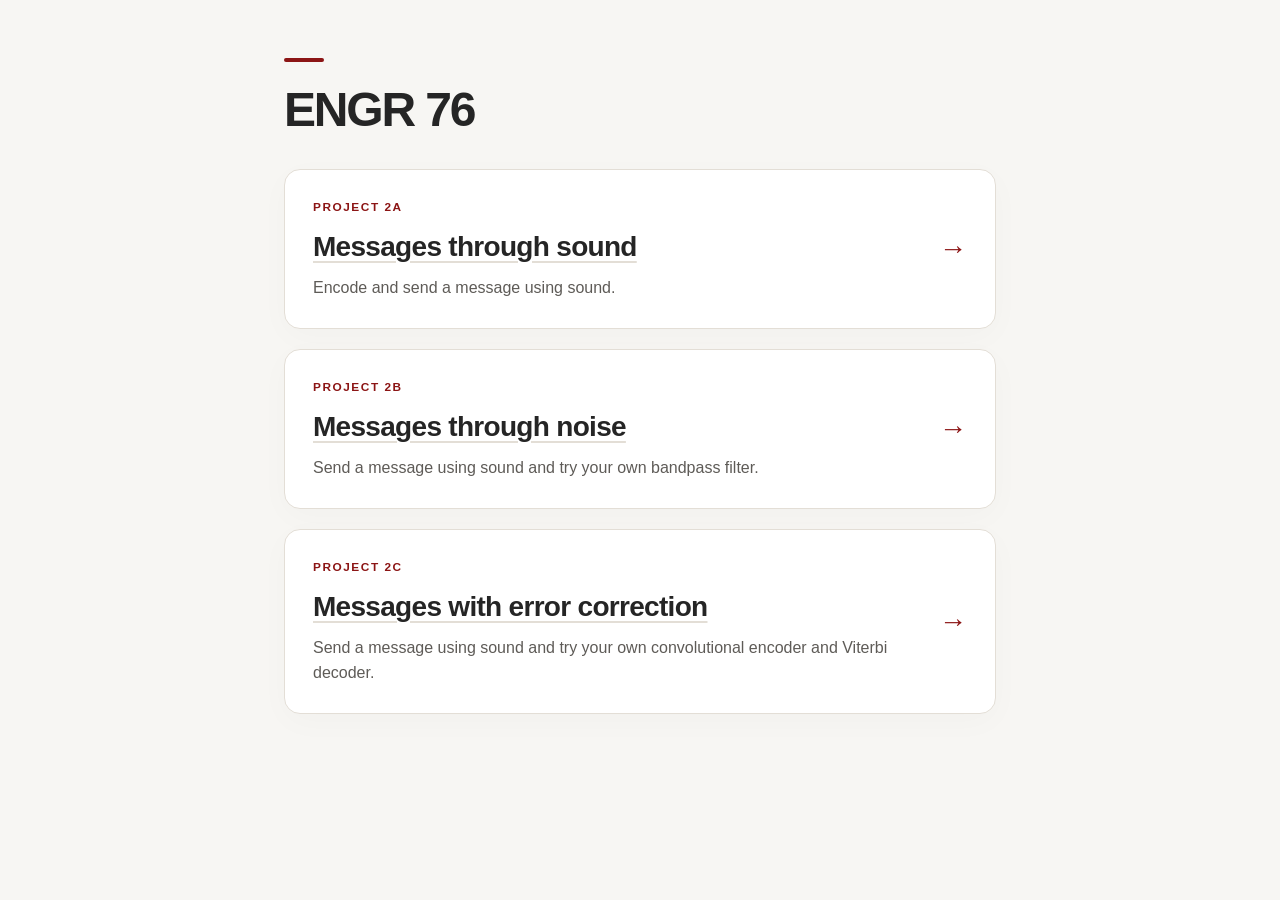
<file: index.html>
<!doctype html>
<html lang="en">
<head>
  <meta charset="utf-8">
  <meta name="viewport" content="width=device-width, initial-scale=1">
  <meta name="theme-color" content="#8c1515">
  <title>ENGR 76</title>
  <style>
    :root {
      color-scheme: light;
      font-family: -apple-system, BlinkMacSystemFont, "Segoe UI", sans-serif;
      color: #252525;
      background: #f7f6f3;
      line-height: 1.55;
    }
    * { box-sizing: border-box; }
    body { margin: 0; }
    main { max-width: 760px; margin: auto; padding: 58px 24px 36px; }
    header { margin-bottom: 32px; }
    header::before {
      content: "";
      display: block;
      width: 40px;
      height: 4px;
      border-radius: 2px;
      background: #8c1515;
    }
    h1 {
      margin: 20px 0 0;
      font-size: clamp(2rem, 5.7vw, 3rem);
      font-weight: 650;
      letter-spacing: -.045em;
      line-height: 1.15;
    }
    .project-card {
      display: grid;
      grid-template-columns: minmax(0, 1fr) auto;
      align-items: center;
      gap: 24px;
      padding: 28px;
      border: 1px solid #e3ded6;
      border-radius: 16px;
      background: #fff;
      color: inherit;
      text-decoration: none;
      box-shadow: 0 8px 32px #33221106;
    }
    .eyebrow {
      margin: 0 0 12px;
      color: #8c1515;
      font-size: .74rem;
      font-weight: 700;
      letter-spacing: .13em;
      text-transform: uppercase;
    }
    h2 {
      margin: 0;
      font-size: clamp(1.4rem, 4vw, 1.75rem);
      font-weight: 650;
      letter-spacing: -.025em;
      line-height: 1.25;
      overflow-wrap: anywhere;
      text-decoration: underline;
      text-decoration-color: #e3ded6;
      text-underline-offset: .18em;
    }
    .description { margin: 12px 0 0; color: #5e5b57; }
    .arrow { color: #8c1515; font-size: 1.75rem; line-height: 1; }
    .project-card:hover { border-color: #8c1515; background: #fbfaf8; }
    .project-card + .project-card { margin-top: 20px; }
    .project-card:hover h2 { text-decoration-color: #8c1515; }
    .project-card:focus-visible { outline: 3px solid #18758c; outline-offset: 4px; }
    @media (max-width: 480px) {
      main { padding: 30px 16px 28px; }
      .project-card { padding: 24px 20px; gap: 16px; }
    }
  </style>
</head>
<body>
  <main>
    <header>
      <h1>ENGR 76</h1>
    </header>
    <a class="project-card" href="./project2a/" aria-labelledby="project-number project-title" aria-describedby="project-description">
      <div>
        <p class="eyebrow" id="project-number">Project 2a</p>
        <h2 id="project-title">Messages through sound</h2>
        <p class="description" id="project-description">Encode and send a message using sound.</p>
      </div>
      <span class="arrow" aria-hidden="true">→</span>
    </a>
    <a class="project-card" href="./project2b/" aria-labelledby="project2b-number project2b-title" aria-describedby="project2b-description">
      <div>
        <p class="eyebrow" id="project2b-number">Project 2b</p>
        <h2 id="project2b-title">Messages through noise</h2>
        <p class="description" id="project2b-description">Send a message using sound and try your own bandpass filter.</p>
      </div>
      <span class="arrow" aria-hidden="true">→</span>
    </a>
    <a class="project-card" href="./project2c/" aria-labelledby="project2c-number project2c-title" aria-describedby="project2c-description">
      <div>
        <p class="eyebrow" id="project2c-number">Project 2c</p>
        <h2 id="project2c-title">Messages with error correction</h2>
        <p class="description" id="project2c-description">Send a message using sound and try your own convolutional encoder and Viterbi decoder.</p>
      </div>
      <span class="arrow" aria-hidden="true">→</span>
    </a>
  </main>
</body>
</html>
</file>
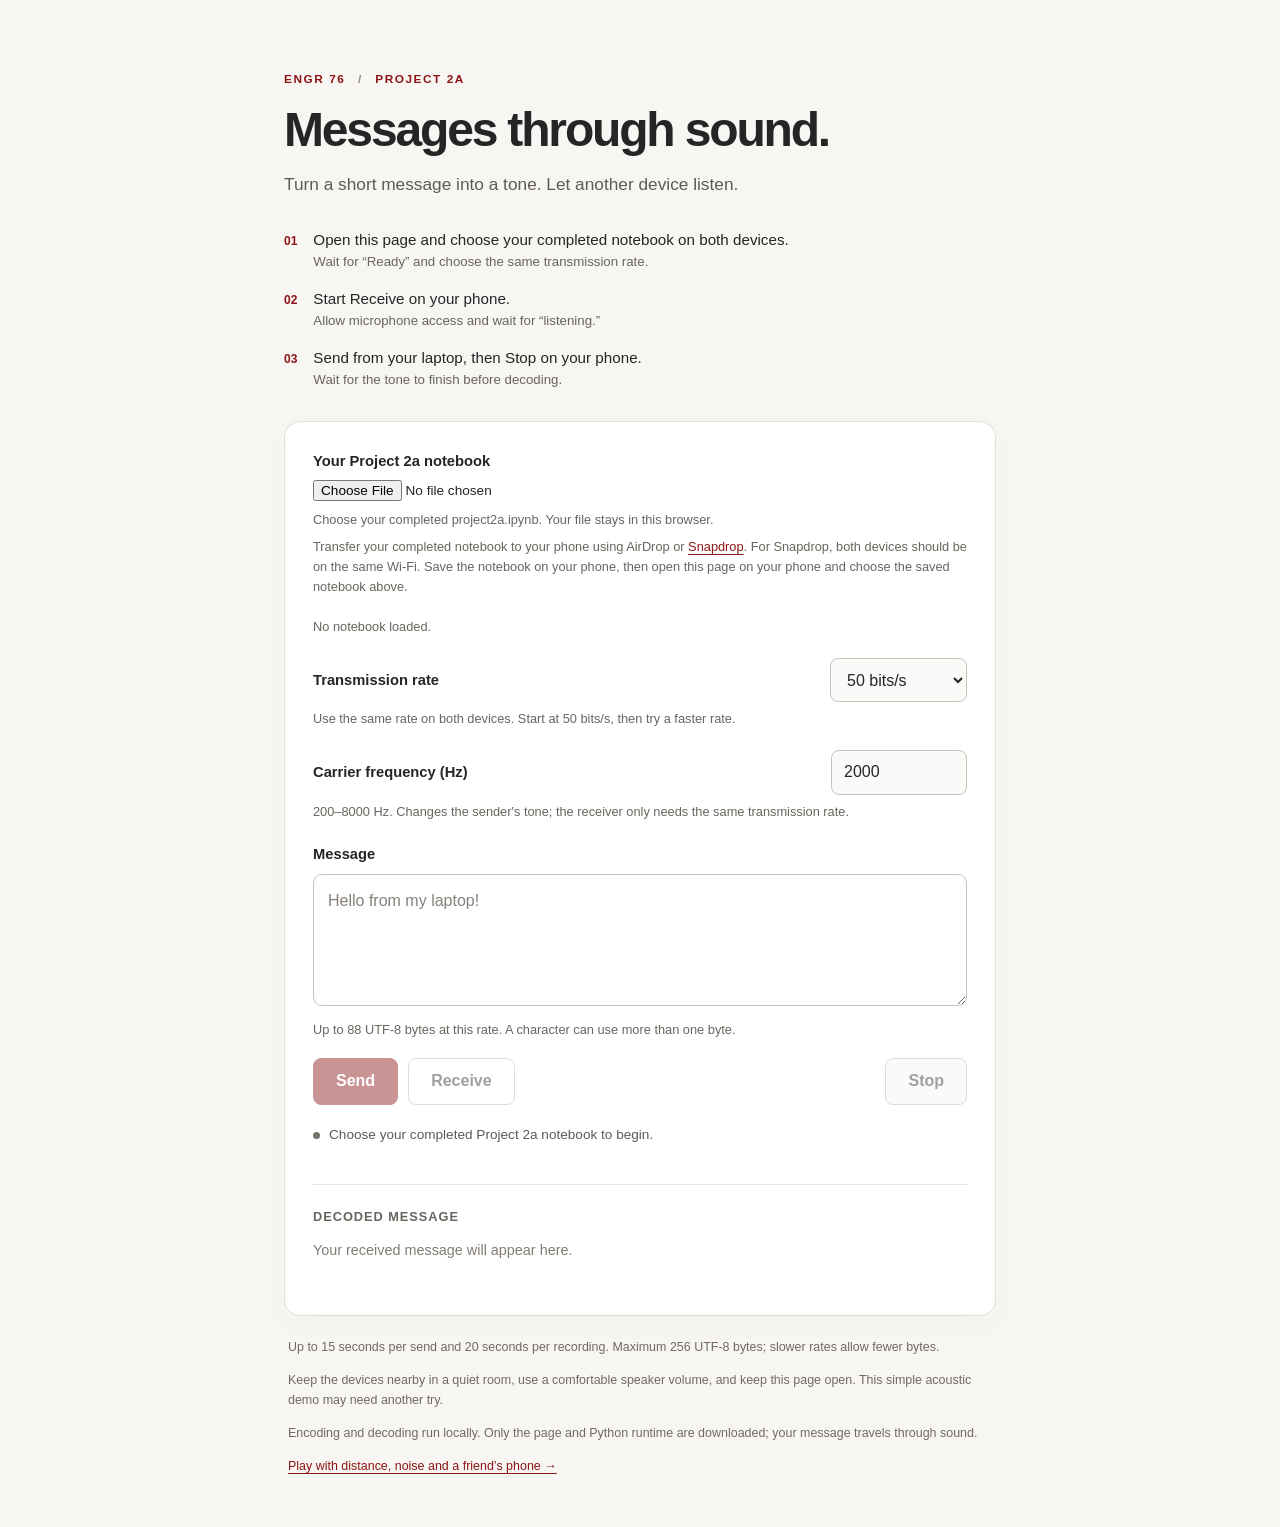
<file: project2a/index.html>
<!doctype html>
<html lang="en">
<head>
  <meta charset="utf-8">
  <meta name="viewport" content="width=device-width, initial-scale=1">
  <meta name="theme-color" content="#8c1515">
  <title>Project 2A · Messages through sound</title>
  <link rel="stylesheet" href="./style.css">
  <script type="module" src="./app.js"></script>
</head>
<body>
  <main>
    <header>
      <p class="eyebrow">ENGR 76 <span aria-hidden="true">/</span> Project 2A</p>
      <h1>Messages through sound.</h1>
      <p class="intro">Turn a short message into a tone. Let another device listen.</p>
    </header>

    <section class="guide" aria-label="How to connect two devices">
      <ol>
        <li><span>01</span><div>Open this page and choose your completed notebook on both devices.<small>Wait for “Ready” and choose the same transmission rate.</small></div></li>
        <li><span>02</span><div>Start Receive on your phone.<small>Allow microphone access and wait for “listening.”</small></div></li>
        <li><span>03</span><div>Send from your laptop, then Stop on your phone.<small>Wait for the tone to finish before decoding.</small></div></li>
      </ol>
    </section>

    <section class="workspace" aria-label="Sound messenger">
      <label for="notebook">Your Project 2a notebook</label>
      <input id="notebook" type="file" accept=".ipynb" aria-describedby="notebook-hint notebook-status">
      <p id="notebook-hint" class="hint">Choose your completed project2a.ipynb. Your file stays in this browser.</p>
      <p class="hint">Transfer your completed notebook to your phone using AirDrop or <a href="https://snapdrop.me" target="_blank" rel="noopener noreferrer">Snapdrop</a>. For Snapdrop, both devices should be on the same Wi-Fi. Save the notebook on your phone, then open this page on your phone and choose the saved notebook above.</p>
      <p id="notebook-status" class="hint" role="status" aria-live="polite">No notebook loaded.</p>

      <div class="rate-row">
        <label for="rate">Transmission rate</label>
        <select id="rate" aria-describedby="rate-hint">
          <option value="50" selected>50 bits/s</option>
          <option value="100">100 bits/s</option>
          <option value="200">200 bits/s</option>
        </select>
      </div>
      <p id="rate-hint" class="hint">Use the same rate on both devices. Start at 50 bits/s, then try a faster rate.</p>

      <div class="rate-row">
        <label for="carrier">Carrier frequency (Hz)</label>
        <input id="carrier" type="number" min="200" max="8000" step="any" value="2000" aria-describedby="carrier-hint">
      </div>
      <p id="carrier-hint" class="hint">200–8000 Hz. Changes the sender's tone; the receiver only needs the same transmission rate.</p>

      <label for="message">Message</label>
      <textarea id="message" rows="4" placeholder="Hello from my laptop!" aria-describedby="message-info limits" spellcheck="false"></textarea>
      <p id="message-info" class="hint">Enter a short message to send.</p>

      <div class="actions">
        <button id="send" class="primary" disabled>Send</button>
        <button id="receive" disabled>Receive</button>
        <button id="stop" class="quiet" disabled>Stop</button>
      </div>
      <div class="status-row">
        <span id="state-dot" class="state-dot" aria-hidden="true"></span>
        <p id="status" role="status" aria-live="polite">Choose your completed Project 2a notebook to begin.</p>
        <button id="retry" class="retry" hidden>Retry</button>
      </div>
      <p id="secure-notice" class="notice" hidden>Microphone access needs HTTPS (or localhost on this device). A plain LAN HTTP address will not enable your phone’s microphone.</p>
      <noscript><p class="notice">Enable JavaScript to run Python and audio in your browser.</p></noscript>

      <div class="received">
        <h2>Decoded message</h2>
        <p id="decoded" aria-live="polite" class="empty">Your received message will appear here.</p>
      </div>
    </section>

    <footer>
      <p id="limits">Up to 15 seconds per send and 20 seconds per recording. Maximum 256 UTF-8 bytes; slower rates allow fewer bytes.</p>
      <p>Keep the devices nearby in a quiet room, use a comfortable speaker volume, and keep this page open. This simple acoustic demo may need another try.</p>
      <p>Encoding and decoding run locally. Only the page and Python runtime are downloaded; your message travels through sound.</p>
      <p><a href="./guide.html">Play with distance, noise and a friend’s phone →</a></p>
    </footer>
  </main>
</body>
</html>
</file>
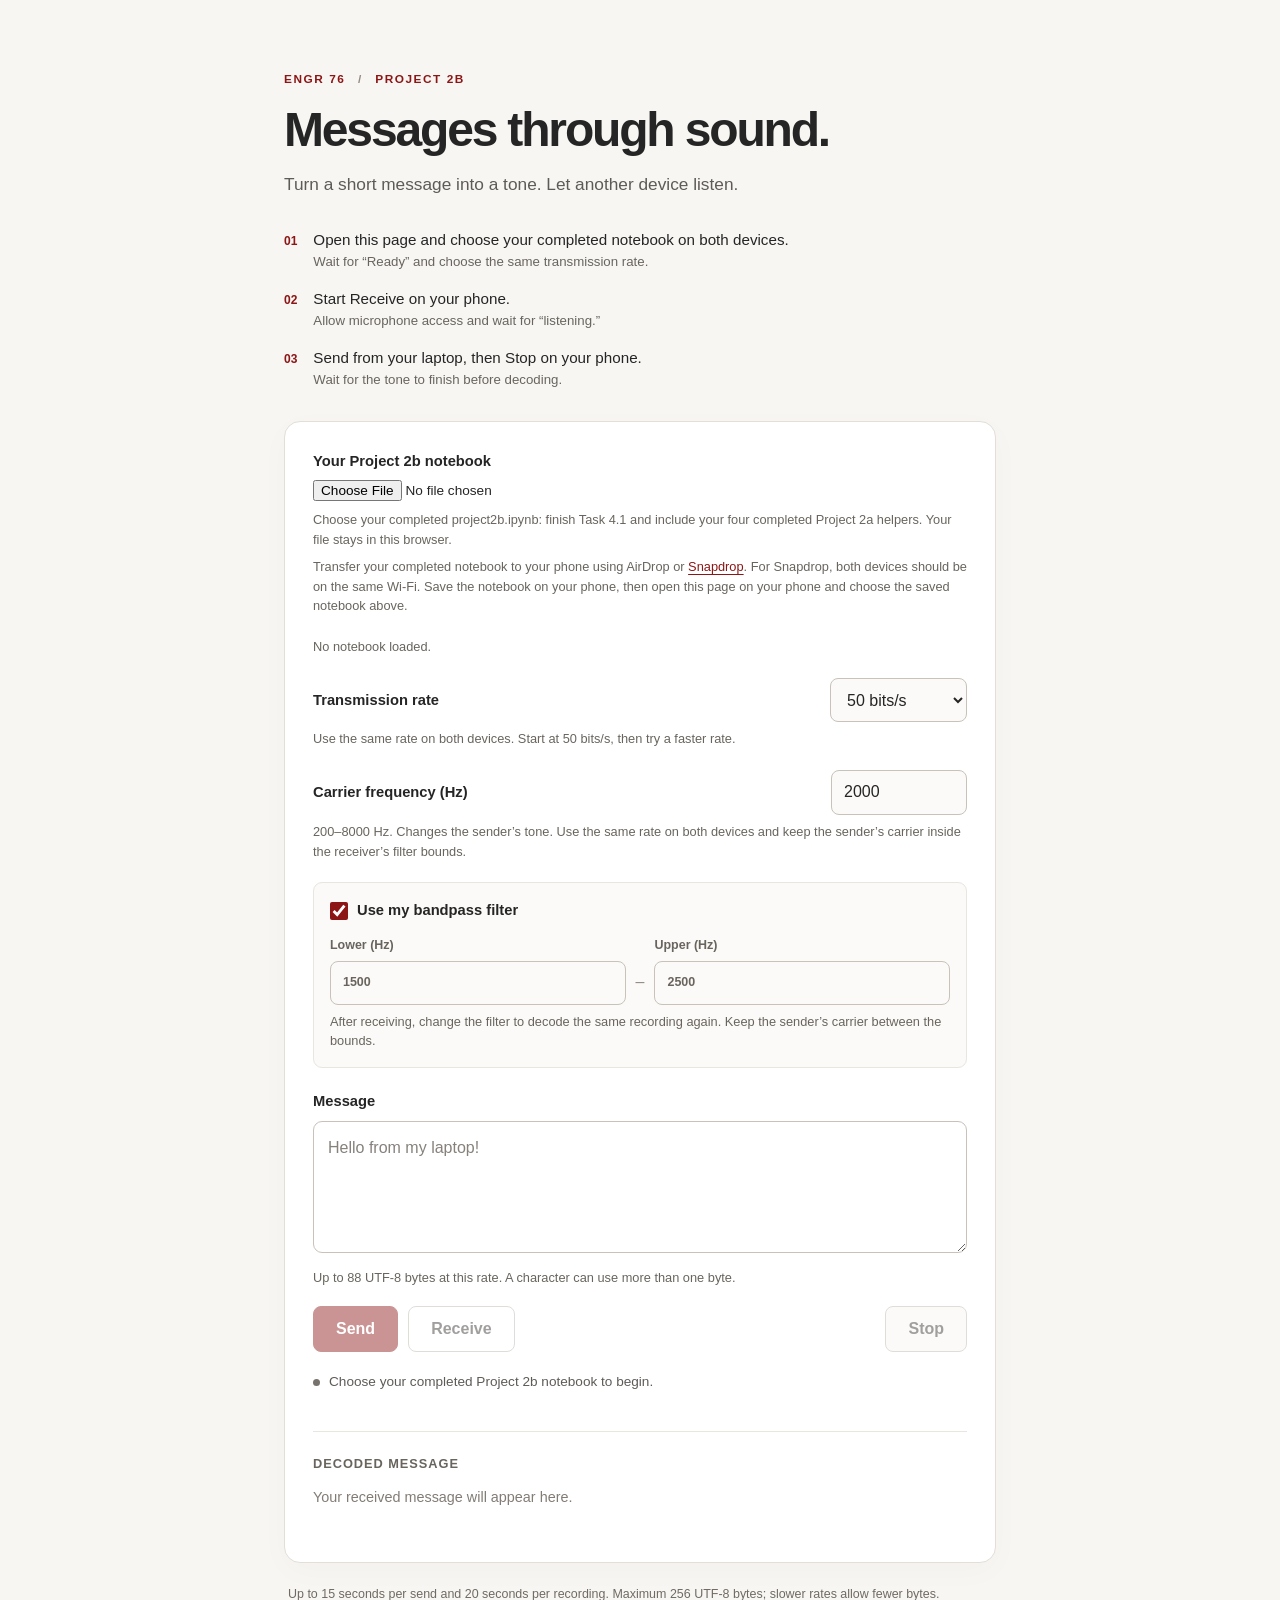
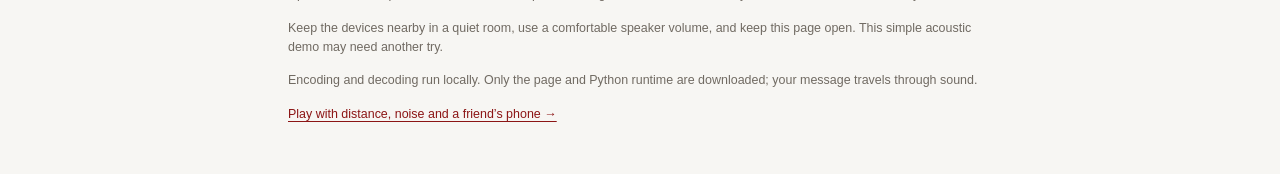
<file: project2b/index.html>
<!doctype html>
<html lang="en">
<head>
  <meta charset="utf-8">
  <meta name="viewport" content="width=device-width, initial-scale=1">
  <meta name="theme-color" content="#8c1515">
  <title>Project 2B · Messages through sound</title>
  <link rel="stylesheet" href="./style.css">
  <script type="module" src="./app.js"></script>
</head>
<body>
  <main>
    <header>
      <p class="eyebrow">ENGR 76 <span aria-hidden="true">/</span> Project 2B</p>
      <h1>Messages through sound.</h1>
      <p class="intro">Turn a short message into a tone. Let another device listen.</p>
    </header>

    <section class="guide" aria-label="How to connect two devices">
      <ol>
        <li><span>01</span><div>Open this page and choose your completed notebook on both devices.<small>Wait for “Ready” and choose the same transmission rate.</small></div></li>
        <li><span>02</span><div>Start Receive on your phone.<small>Allow microphone access and wait for “listening.”</small></div></li>
        <li><span>03</span><div>Send from your laptop, then Stop on your phone.<small>Wait for the tone to finish before decoding.</small></div></li>
      </ol>
    </section>

    <section class="workspace" aria-label="Sound messenger">
      <label for="notebook">Your Project 2b notebook</label>
      <input id="notebook" type="file" accept=".ipynb" aria-describedby="notebook-hint notebook-status">
      <p id="notebook-hint" class="hint">Choose your completed project2b.ipynb: finish Task 4.1 and include your four completed Project 2a helpers. Your file stays in this browser.</p>
      <p class="hint">Transfer your completed notebook to your phone using AirDrop or <a href="https://snapdrop.me" target="_blank" rel="noopener noreferrer">Snapdrop</a>. For Snapdrop, both devices should be on the same Wi-Fi. Save the notebook on your phone, then open this page on your phone and choose the saved notebook above.</p>
      <p id="notebook-status" class="hint" role="status" aria-live="polite">No notebook loaded.</p>

      <div class="rate-row">
        <label for="rate">Transmission rate</label>
        <select id="rate" aria-describedby="rate-hint">
          <option value="50" selected>50 bits/s</option>
          <option value="100">100 bits/s</option>
          <option value="200">200 bits/s</option>
        </select>
      </div>
      <p id="rate-hint" class="hint">Use the same rate on both devices. Start at 50 bits/s, then try a faster rate.</p>

      <div class="rate-row">
        <label for="carrier">Carrier frequency (Hz)</label>
        <input id="carrier" type="number" min="200" max="8000" step="any" value="2000" aria-describedby="carrier-hint">
      </div>
      <p id="carrier-hint" class="hint">200–8000 Hz. Changes the sender’s tone. Use the same rate on both devices and keep the sender’s carrier inside the receiver’s filter bounds.</p>

      <div class="filter-panel">
        <label class="filter-switch" for="use-filter"><input id="use-filter" type="checkbox" checked aria-describedby="filter-hint"> Use my bandpass filter</label>
        <div class="filter-bounds">
          <label for="filter-min">Lower (Hz)<input id="filter-min" type="number" min="0" max="22050" step="any" value="1500" aria-describedby="filter-hint"></label>
          <span aria-hidden="true">–</span>
          <label for="filter-max">Upper (Hz)<input id="filter-max" type="number" min="0" max="22050" step="any" value="2500" aria-describedby="filter-hint"></label>
        </div>
        <p id="filter-hint" class="hint">After receiving, change the filter to decode the same recording again. Keep the sender’s carrier between the bounds.</p>
      </div>

      <label for="message">Message</label>
      <textarea id="message" rows="4" placeholder="Hello from my laptop!" aria-describedby="message-info limits" spellcheck="false"></textarea>
      <p id="message-info" class="hint">Enter a short message to send.</p>

      <div class="actions">
        <button id="send" class="primary" disabled>Send</button>
        <button id="receive" disabled>Receive</button>
        <button id="stop" class="quiet" disabled>Stop</button>
      </div>
      <div class="status-row">
        <span id="state-dot" class="state-dot" aria-hidden="true"></span>
        <p id="status" role="status" aria-live="polite">Choose your completed Project 2b notebook to begin.</p>
        <button id="retry" class="retry" hidden>Retry</button>
      </div>
      <p id="secure-notice" class="notice" hidden>Microphone access needs HTTPS (or localhost on this device). A plain LAN HTTP address will not enable your phone’s microphone.</p>
      <noscript><p class="notice">Enable JavaScript to run Python and audio in your browser.</p></noscript>

      <div class="received">
        <h2>Decoded message</h2>
        <p id="decoded" aria-live="polite" class="empty">Your received message will appear here.</p>
      </div>
    </section>

    <footer>
      <p id="limits">Up to 15 seconds per send and 20 seconds per recording. Maximum 256 UTF-8 bytes; slower rates allow fewer bytes.</p>
      <p>Keep the devices nearby in a quiet room, use a comfortable speaker volume, and keep this page open. This simple acoustic demo may need another try.</p>
      <p>Encoding and decoding run locally. Only the page and Python runtime are downloaded; your message travels through sound.</p>
      <p><a href="./guide.html">Play with distance, noise and a friend’s phone →</a></p>
    </footer>
  </main>
</body>
</html>
</file>
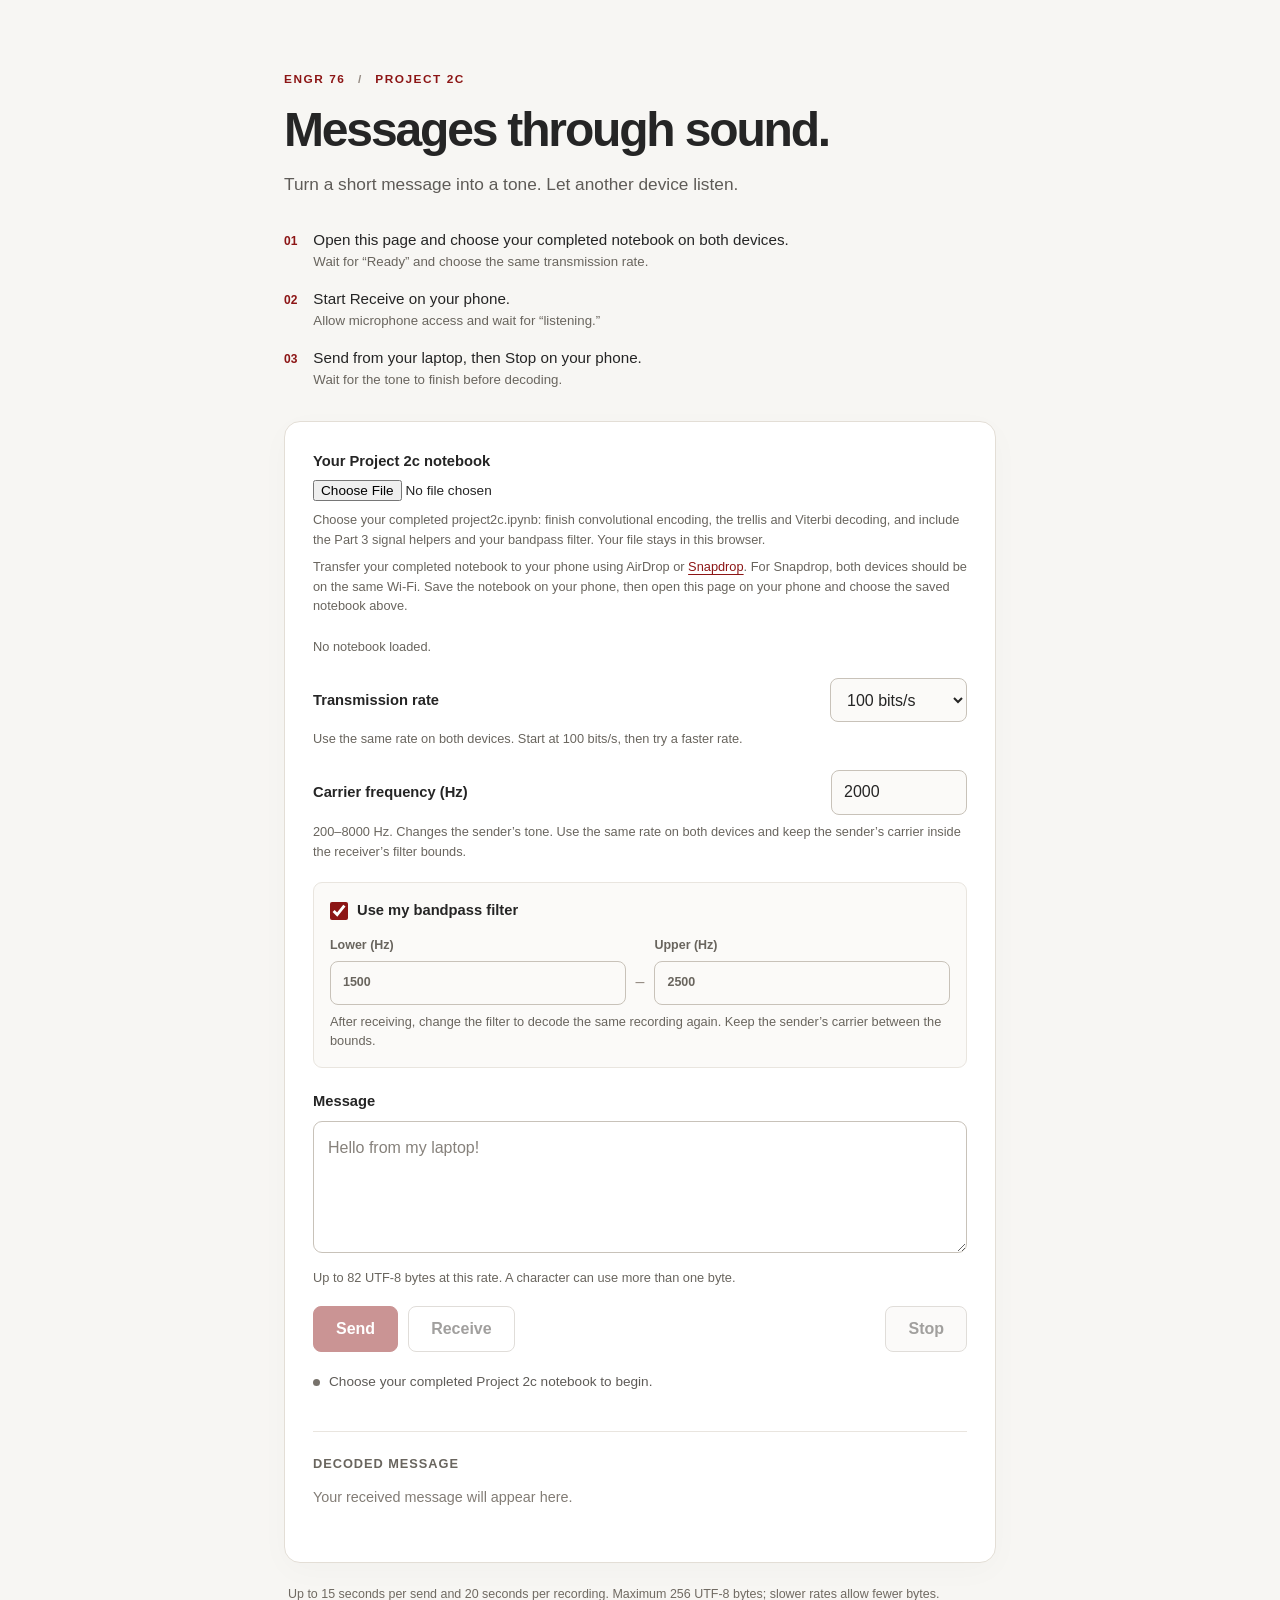
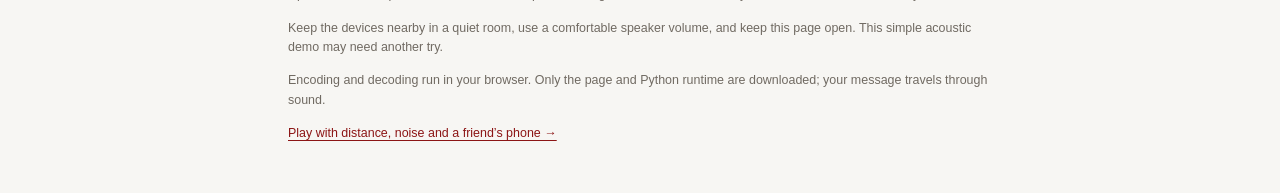
<file: project2c/index.html>
<!doctype html>
<html lang="en">
<head>
  <meta charset="utf-8">
  <meta name="viewport" content="width=device-width, initial-scale=1">
  <meta name="theme-color" content="#8c1515">
  <title>Project 2C · Messages through sound</title>
  <link rel="stylesheet" href="./style.css">
  <script type="module" src="./app.js"></script>
</head>
<body>
  <main>
    <header>
      <p class="eyebrow">ENGR 76 <span aria-hidden="true">/</span> Project 2C</p>
      <h1>Messages through sound.</h1>
      <p class="intro">Turn a short message into a tone. Let another device listen.</p>
    </header>

    <section class="guide" aria-label="How to connect two devices">
      <ol>
        <li><span>01</span><div>Open this page and choose your completed notebook on both devices.<small>Wait for “Ready” and choose the same transmission rate.</small></div></li>
        <li><span>02</span><div>Start Receive on your phone.<small>Allow microphone access and wait for “listening.”</small></div></li>
        <li><span>03</span><div>Send from your laptop, then Stop on your phone.<small>Wait for the tone to finish before decoding.</small></div></li>
      </ol>
    </section>

    <section class="workspace" aria-label="Sound messenger">
      <label for="notebook">Your Project 2c notebook</label>
      <input id="notebook" type="file" accept=".ipynb" aria-describedby="notebook-hint notebook-status">
      <p id="notebook-hint" class="hint">Choose your completed project2c.ipynb: finish convolutional encoding, the trellis and Viterbi decoding, and include the Part 3 signal helpers and your bandpass filter. Your file stays in this browser.</p>
      <p class="hint">Transfer your completed notebook to your phone using AirDrop or <a href="https://snapdrop.me" target="_blank" rel="noopener noreferrer">Snapdrop</a>. For Snapdrop, both devices should be on the same Wi-Fi. Save the notebook on your phone, then open this page on your phone and choose the saved notebook above.</p>
      <p id="notebook-status" class="hint" role="status" aria-live="polite">No notebook loaded.</p>

      <div class="rate-row">
        <label for="rate">Transmission rate</label>
        <select id="rate" aria-describedby="rate-hint">
          <option value="50">50 bits/s</option>
          <option value="100" selected>100 bits/s</option>
          <option value="200">200 bits/s</option>
        </select>
      </div>
      <p id="rate-hint" class="hint">Use the same rate on both devices. Start at 100 bits/s, then try a faster rate.</p>

      <div class="rate-row">
        <label for="carrier">Carrier frequency (Hz)</label>
        <input id="carrier" type="number" min="200" max="8000" step="any" value="2000" aria-describedby="carrier-hint">
      </div>
      <p id="carrier-hint" class="hint">200–8000 Hz. Changes the sender’s tone. Use the same rate on both devices and keep the sender’s carrier inside the receiver’s filter bounds.</p>

      <div class="filter-panel">
        <label class="filter-switch" for="use-filter"><input id="use-filter" type="checkbox" checked aria-describedby="filter-hint"> Use my bandpass filter</label>
        <div class="filter-bounds">
          <label for="filter-min">Lower (Hz)<input id="filter-min" type="number" min="0" max="22050" step="any" value="1500" aria-describedby="filter-hint"></label>
          <span aria-hidden="true">–</span>
          <label for="filter-max">Upper (Hz)<input id="filter-max" type="number" min="0" max="22050" step="any" value="2500" aria-describedby="filter-hint"></label>
        </div>
        <p id="filter-hint" class="hint">After receiving, change the filter to decode the same recording again. Keep the sender’s carrier between the bounds.</p>
      </div>

      <label for="message">Message</label>
      <textarea id="message" rows="4" placeholder="Hello from my laptop!" aria-describedby="message-info limits" spellcheck="false"></textarea>
      <p id="message-info" class="hint">Enter a short message to send.</p>

      <div class="actions">
        <button id="send" class="primary" disabled>Send</button>
        <button id="receive" disabled>Receive</button>
        <button id="stop" class="quiet" disabled>Stop</button>
      </div>
      <div class="status-row">
        <span id="state-dot" class="state-dot" aria-hidden="true"></span>
        <p id="status" role="status" aria-live="polite">Choose your completed Project 2c notebook to begin.</p>
        <button id="retry" class="retry" hidden>Retry</button>
      </div>
      <p id="secure-notice" class="notice" hidden>For microphone access, open https://engr-76.github.io/project2c/ over HTTPS and allow access when prompted.</p>
      <noscript><p class="notice">Enable JavaScript to run Python and audio in your browser.</p></noscript>

      <div class="received">
        <h2>Decoded message</h2>
        <p id="decoded" aria-live="polite" class="empty">Your received message will appear here.</p>
      </div>
    </section>

    <footer>
      <p id="limits">Up to 15 seconds per send and 20 seconds per recording. Maximum 256 UTF-8 bytes; slower rates allow fewer bytes.</p>
      <p>Keep the devices nearby in a quiet room, use a comfortable speaker volume, and keep this page open. This simple acoustic demo may need another try.</p>
      <p>Encoding and decoding run in your browser. Only the page and Python runtime are downloaded; your message travels through sound.</p>
      <p><a href="./guide.html">Play with distance, noise and a friend’s phone →</a></p>
    </footer>
  </main>
</body>
</html>
</file>
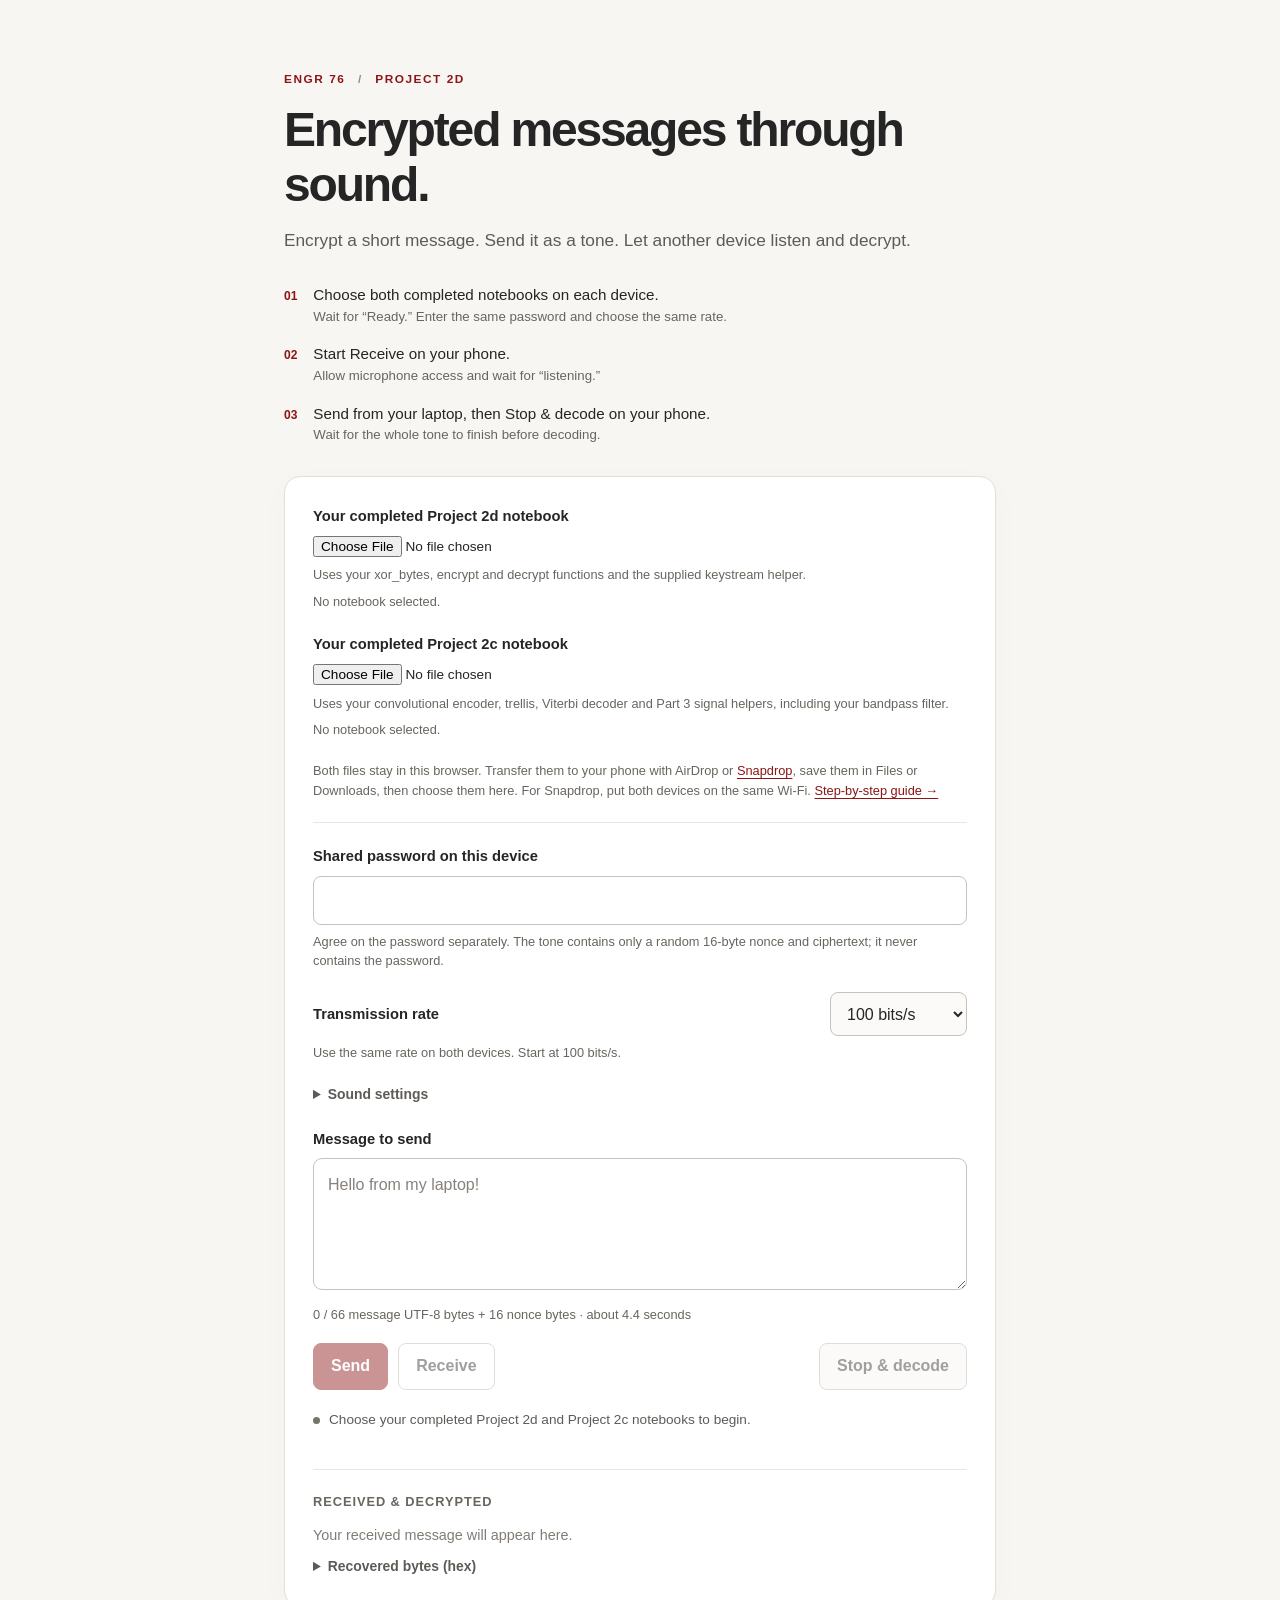
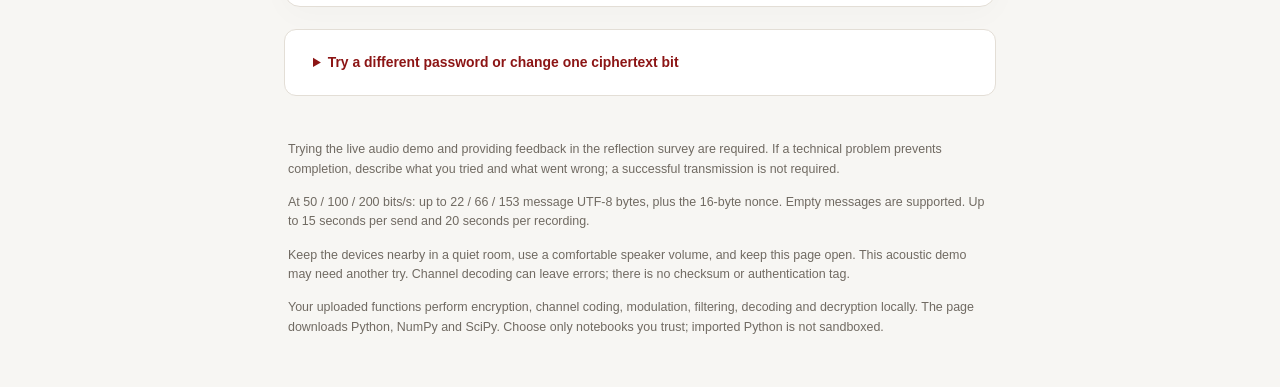
<file: project2d/index.html>
<!doctype html>
<html lang="en">
<head>
  <meta charset="utf-8">
  <meta name="viewport" content="width=device-width, initial-scale=1">
  <meta name="theme-color" content="#8c1515">
  <title>Project 2D · Encrypted messages through sound</title>
  <link rel="stylesheet" href="./style.css">
  <script type="module" src="./app.js"></script>
</head>
<body>
<main>
  <header>
    <p class="eyebrow">ENGR 76 <span aria-hidden="true">/</span> Project 2D</p>
    <h1>Encrypted messages through sound.</h1>
    <p class="intro">Encrypt a short message. Send it as a tone. Let another device listen and decrypt.</p>
  </header>
  <section class="guide" aria-label="How to connect two devices">
    <ol>
      <li><span>01</span><div>Choose both completed notebooks on each device.<small>Wait for “Ready.” Enter the same password and choose the same rate.</small></div></li>
      <li><span>02</span><div>Start Receive on your phone.<small>Allow microphone access and wait for “listening.”</small></div></li>
      <li><span>03</span><div>Send from your laptop, then Stop &amp; decode on your phone.<small>Wait for the whole tone to finish before decoding.</small></div></li>
    </ol>
  </section>
  <section class="workspace" aria-label="Encrypted sound messenger">
    <div class="notebooks">
      <label for="crypto-notebook">Your completed Project 2d notebook</label>
      <input id="crypto-notebook" type="file" accept=".ipynb" aria-describedby="crypto-hint crypto-status">
      <p id="crypto-hint" class="hint">Uses your xor_bytes, encrypt and decrypt functions and the supplied keystream helper.</p>
      <p id="crypto-status" class="hint notebook-status" role="status" aria-live="polite">No notebook selected.</p>
      <label for="codec-notebook">Your completed Project 2c notebook</label>
      <input id="codec-notebook" type="file" accept=".ipynb" aria-describedby="codec-hint codec-status">
      <p id="codec-hint" class="hint">Uses your convolutional encoder, trellis, Viterbi decoder and Part 3 signal helpers, including your bandpass filter.</p>
      <p id="codec-status" class="hint notebook-status" role="status" aria-live="polite">No notebook selected.</p>
      <p class="hint">Both files stay in this browser. Transfer them to your phone with AirDrop or <a href="https://snapdrop.me" target="_blank" rel="noopener noreferrer">Snapdrop</a>, save them in Files or Downloads, then choose them here. For Snapdrop, put both devices on the same Wi-Fi. <a href="./guide.html">Step-by-step guide →</a></p>
    </div>
    <label for="password">Shared password on this device</label>
    <input id="password" type="password" autocomplete="off" autocapitalize="off" spellcheck="false" aria-describedby="password-hint">
    <p id="password-hint" class="hint">Agree on the password separately. The tone contains only a random 16-byte nonce and ciphertext; it never contains the password.</p>
    <div class="rate-row">
      <label for="rate">Transmission rate</label>
      <select id="rate" aria-describedby="rate-hint">
        <option value="50">50 bits/s</option>
        <option value="100" selected>100 bits/s</option>
        <option value="200">200 bits/s</option>
      </select>
    </div>
    <p id="rate-hint" class="hint">Use the same rate on both devices. Start at 100 bits/s.</p>
    <details class="settings">
      <summary>Sound settings</summary>
      <div class="rate-row">
        <label for="carrier">Sender carrier (Hz)</label>
        <input id="carrier" type="number" min="200" max="8000" step="any" value="2000">
      </div>
      <p class="hint">200–8000 Hz. Keep the sender’s carrier inside the receiver’s filter bounds.</p>
      <div class="filter-panel">
        <label class="filter-switch" for="use-filter"><input id="use-filter" type="checkbox" checked> Use my bandpass filter</label>
        <div class="filter-bounds">
          <label for="filter-min">Lower (Hz)<input id="filter-min" type="number" min="0" max="22050" step="any" value="1500"></label>
          <span aria-hidden="true">–</span>
          <label for="filter-max">Upper (Hz)<input id="filter-max" type="number" min="0" max="22050" step="any" value="2500"></label>
        </div>
        <p class="hint">These settings apply when you next press Receive. Start with the defaults.</p>
      </div>
    </details>
    <label for="message">Message to send</label>
    <textarea id="message" rows="3" placeholder="Hello from my laptop!" spellcheck="false" aria-describedby="message-info"></textarea>
    <p id="message-info" class="hint">At 100 bits/s, send up to 66 UTF-8 message bytes plus the nonce.</p>
    <div class="actions">
      <button id="send" class="primary" disabled>Send</button>
      <button id="receive" disabled>Receive</button>
      <button id="stop" class="quiet" disabled>Stop &amp; decode</button>
    </div>
    <div class="status-row">
      <span id="state-dot" class="state-dot" aria-hidden="true"></span>
      <p id="status" role="status" aria-live="polite">Choose your completed Project 2d and Project 2c notebooks to begin.</p>
      <button id="cancel" class="retry" hidden>Cancel</button>
      <button id="retry" class="retry" hidden>Retry</button>
    </div>
    <p id="secure-notice" class="notice" hidden>Microphone access needs HTTPS (or localhost on this device). A plain LAN HTTP address will not enable your phone’s microphone.</p>
    <noscript><p class="notice">Enable JavaScript to run Python and audio in your browser.</p></noscript>
    <div class="received">
      <h2>Received &amp; decrypted</h2>
      <p id="recovered-text" class="empty" aria-live="polite">Your received message will appear here.</p>
      <p id="recovered-info" class="hint"></p>
      <details class="bytes"><summary>Recovered bytes (hex)</summary><pre id="recovered-hex">—</pre></details>
    </div>
  </section>
  <details class="experiments">
    <summary>Try a different password or change one ciphertext bit</summary>
    <p id="packet-info" class="hint">Send or receive a packet first. These experiments run locally on that packet.</p>
    <label for="experiment-password">Password for this experiment</label>
    <input id="experiment-password" type="password" autocomplete="off" autocapitalize="off" spellcheck="false">
    <p class="hint">Try a different password, then compare the bytes. Use the original password when exploring the effect of a changed ciphertext bit.</p>
    <button id="try-password" disabled>Decrypt with this password</button>
    <div class="bit-controls">
      <label for="byte-index">Ciphertext byte (from 0)<input id="byte-index" type="number" min="0" max="0" step="1" value="0"></label>
      <label for="bit-index">Bit (0 = least significant)<input id="bit-index" type="number" min="0" max="7" step="1" value="0"></label>
      <button id="flip" disabled>Flip one bit &amp; compare</button>
    </div>
    <div id="experiment-result" hidden>
      <p id="bit-result" class="hint" aria-live="polite"></p>
      <p id="experiment-text" class="recovered"></p>
      <div id="before-row" hidden><h2>Before (hex)</h2><pre id="before-hex"></pre></div>
      <h2>Recovered bytes (hex)</h2><pre id="experiment-hex"></pre>
    </div>
    <p class="hint">The notebook’s encryption provides no password verification or authentication. A wrong password or altered ciphertext still produces bytes.</p>
  </details>
  <footer>
    <p>Trying the live audio demo and providing feedback in the reflection survey are required. If a technical problem prevents completion, describe what you tried and what went wrong; a successful transmission is not required.</p>
    <p>At 50 / 100 / 200 bits/s: up to 22 / 66 / 153 message UTF-8 bytes, plus the 16-byte nonce. Empty messages are supported. Up to 15 seconds per send and 20 seconds per recording.</p>
    <p>Keep the devices nearby in a quiet room, use a comfortable speaker volume, and keep this page open. This acoustic demo may need another try. Channel decoding can leave errors; there is no checksum or authentication tag.</p>
    <p>Your uploaded functions perform encryption, channel coding, modulation, filtering, decoding and decryption locally. The page downloads Python, NumPy and SciPy. Choose only notebooks you trust; imported Python is not sandboxed.</p>
  </footer>
</main>
</body>
</html>
</file>
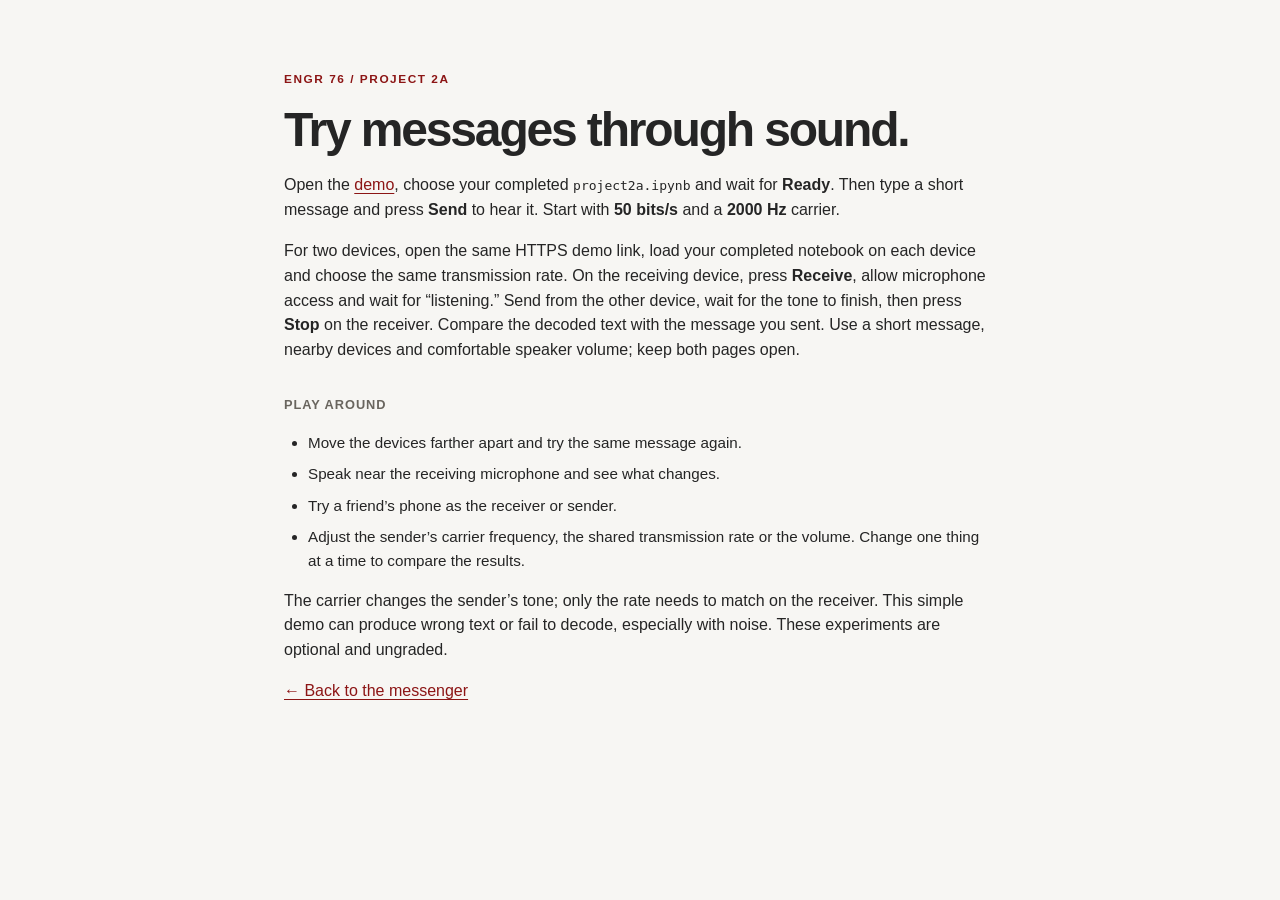
<file: project2a/guide.html>
<!doctype html>
<html lang="en">
<head>
  <meta charset="utf-8">
  <meta name="viewport" content="width=device-width, initial-scale=1">
  <title>Project 2A · Try messages through sound</title>
  <link rel="stylesheet" href="./style.css">
  <style>article ol, article ul { display: block; padding-left: 1.5rem; list-style: initial; } article li { display: list-item; margin: .5rem 0; } article h2 { margin-top: 2rem; } code { overflow-wrap: anywhere; } pre { white-space: pre-wrap; }</style>
</head>
<body>
<main>
  <p class="eyebrow">ENGR 76 / Project 2A</p>
  <h1>Try messages through sound.</h1>
  <article>
    <p>Open the <a href="./index.html">demo</a>, choose your completed <code>project2a.ipynb</code> and wait for <strong>Ready</strong>. Then type a short message and press <strong>Send</strong> to hear it. Start with <strong>50 bits/s</strong> and a <strong>2000 Hz</strong> carrier.</p>
    <p>For two devices, open the same HTTPS demo link, load your completed notebook on each device and choose the same transmission rate. On the receiving device, press <strong>Receive</strong>, allow microphone access and wait for “listening.” Send from the other device, wait for the tone to finish, then press <strong>Stop</strong> on the receiver. Compare the decoded text with the message you sent. Use a short message, nearby devices and comfortable speaker volume; keep both pages open.</p>
    <h2>Play around</h2>
    <ul>
      <li>Move the devices farther apart and try the same message again.</li>
      <li>Speak near the receiving microphone and see what changes.</li>
      <li>Try a friend’s phone as the receiver or sender.</li>
      <li>Adjust the sender’s carrier frequency, the shared transmission rate or the volume. Change one thing at a time to compare the results.</li>
    </ul>
    <p>The carrier changes the sender’s tone; only the rate needs to match on the receiver. This simple demo can produce wrong text or fail to decode, especially with noise. These experiments are optional and ungraded.</p>
  </article>
  <p><a href="./index.html">← Back to the messenger</a></p>
</main>
</body>
</html>
</file>
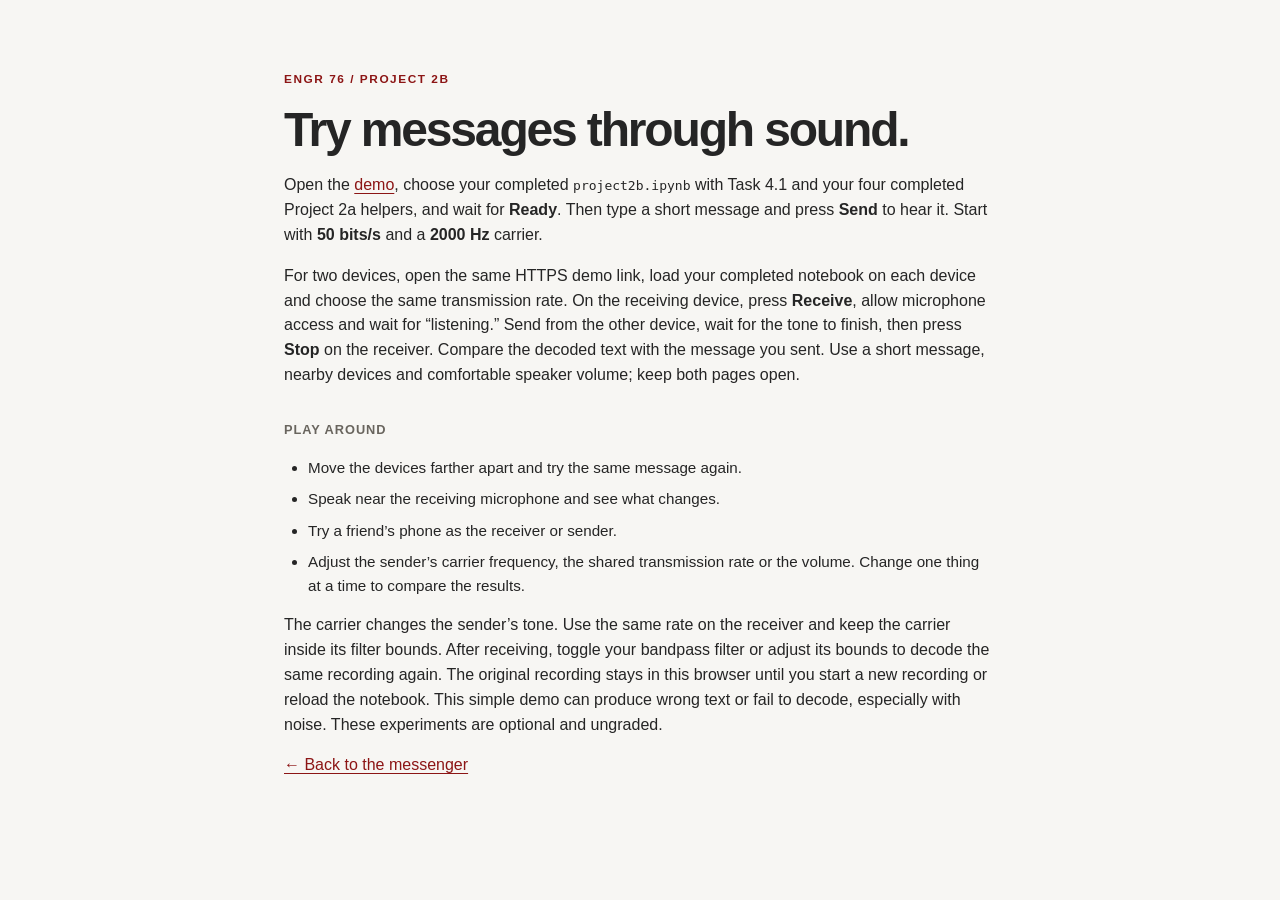
<file: project2b/guide.html>
<!doctype html>
<html lang="en">
<head>
  <meta charset="utf-8">
  <meta name="viewport" content="width=device-width, initial-scale=1">
  <title>Project 2B · Try messages through sound</title>
  <link rel="stylesheet" href="./style.css">
  <style>article ol, article ul { display: block; padding-left: 1.5rem; list-style: initial; } article li { display: list-item; margin: .5rem 0; } article h2 { margin-top: 2rem; } code { overflow-wrap: anywhere; } pre { white-space: pre-wrap; }</style>
</head>
<body>
<main>
  <p class="eyebrow">ENGR 76 / Project 2B</p>
  <h1>Try messages through sound.</h1>
  <article>
    <p>Open the <a href="./index.html">demo</a>, choose your completed <code>project2b.ipynb</code> with Task 4.1 and your four completed Project 2a helpers, and wait for <strong>Ready</strong>. Then type a short message and press <strong>Send</strong> to hear it. Start with <strong>50 bits/s</strong> and a <strong>2000 Hz</strong> carrier.</p>
    <p>For two devices, open the same HTTPS demo link, load your completed notebook on each device and choose the same transmission rate. On the receiving device, press <strong>Receive</strong>, allow microphone access and wait for “listening.” Send from the other device, wait for the tone to finish, then press <strong>Stop</strong> on the receiver. Compare the decoded text with the message you sent. Use a short message, nearby devices and comfortable speaker volume; keep both pages open.</p>
    <h2>Play around</h2>
    <ul>
      <li>Move the devices farther apart and try the same message again.</li>
      <li>Speak near the receiving microphone and see what changes.</li>
      <li>Try a friend’s phone as the receiver or sender.</li>
      <li>Adjust the sender’s carrier frequency, the shared transmission rate or the volume. Change one thing at a time to compare the results.</li>
    </ul>
    <p>The carrier changes the sender’s tone. Use the same rate on the receiver and keep the carrier inside its filter bounds. After receiving, toggle your bandpass filter or adjust its bounds to decode the same recording again. The original recording stays in this browser until you start a new recording or reload the notebook. This simple demo can produce wrong text or fail to decode, especially with noise. These experiments are optional and ungraded.</p>
  </article>
  <p><a href="./index.html">← Back to the messenger</a></p>
</main>
</body>
</html>
</file>
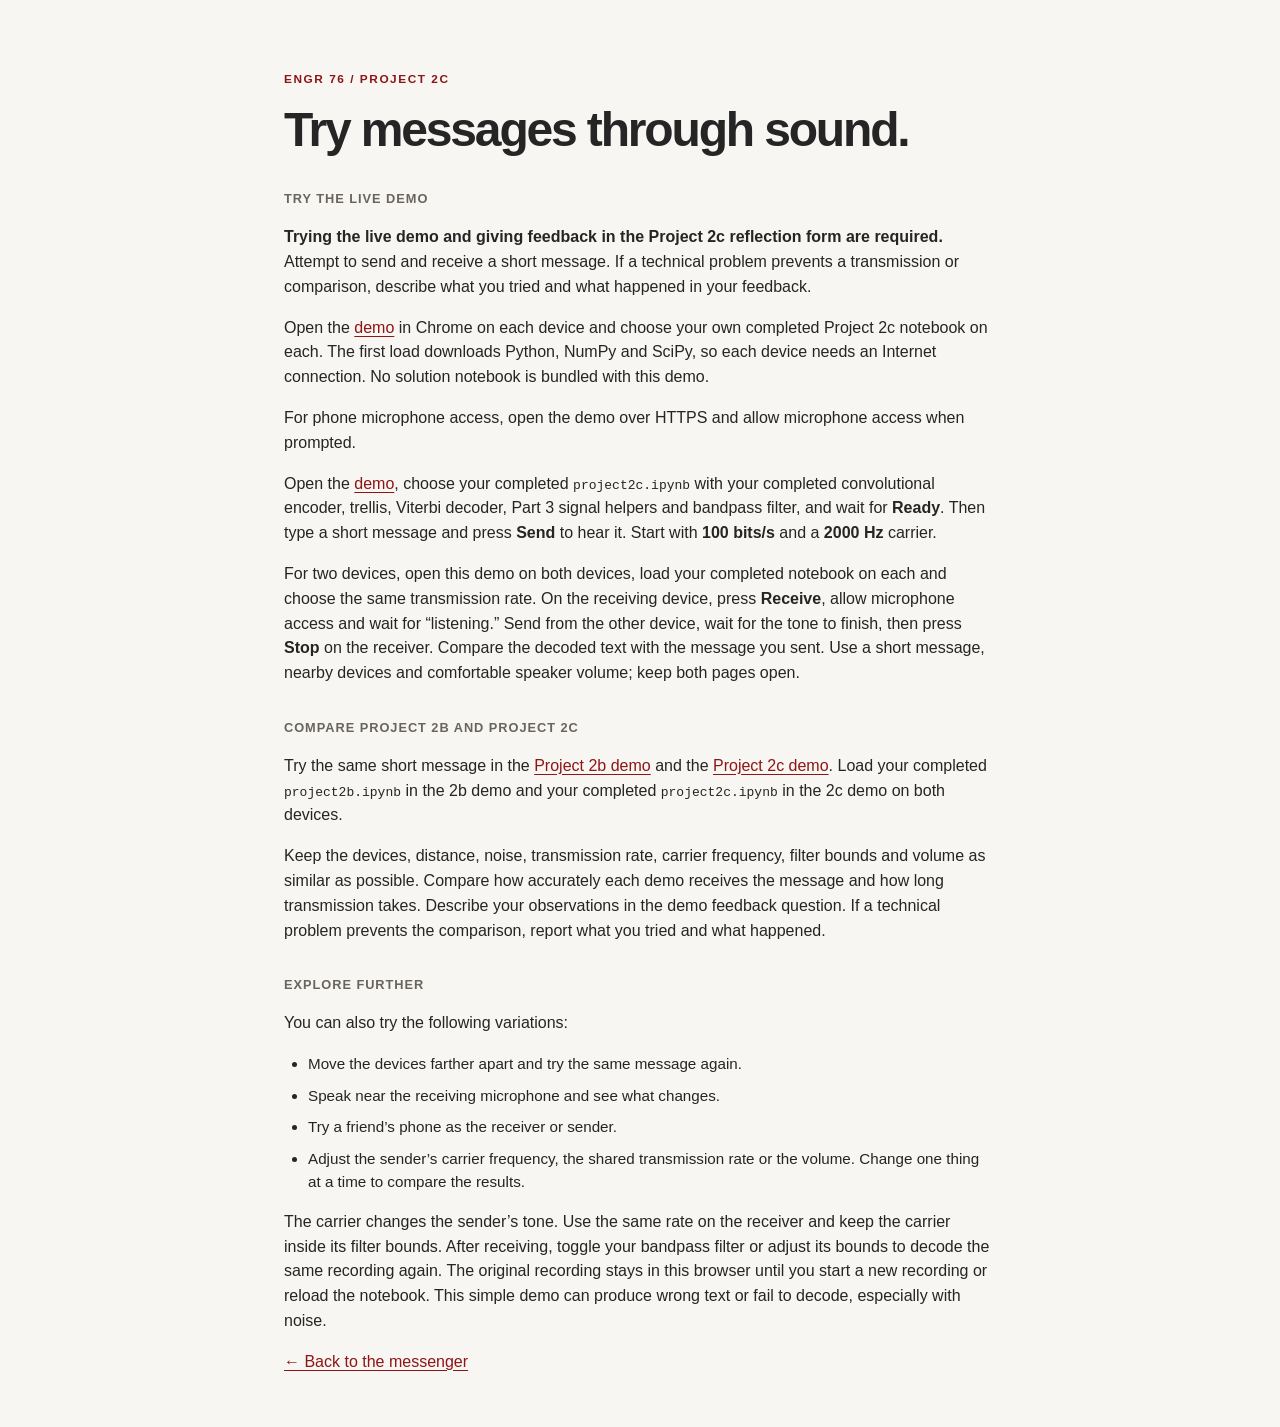
<file: project2c/guide.html>
<!doctype html>
<html lang="en">
<head>
  <meta charset="utf-8">
  <meta name="viewport" content="width=device-width, initial-scale=1">
  <title>Project 2C · Try messages through sound</title>
  <link rel="stylesheet" href="./style.css">
  <style>article ol, article ul { display: block; padding-left: 1.5rem; list-style: initial; } article li { display: list-item; margin: .5rem 0; } article h2 { margin-top: 2rem; } code { overflow-wrap: anywhere; } pre { white-space: pre-wrap; }</style>
</head>
<body>
<main>
  <p class="eyebrow">ENGR 76 / Project 2C</p>
  <h1>Try messages through sound.</h1>
  <article>
    <h2>Try the live demo</h2>
    <p><strong>Trying the live demo and giving feedback in the Project 2c reflection form are required.</strong> Attempt to send and receive a short message. If a technical problem prevents a transmission or comparison, describe what you tried and what happened in your feedback.</p>
    <p>Open the <a href="https://engr-76.github.io/project2c/">demo</a> in Chrome on each device and choose your own completed Project 2c notebook on each. The first load downloads Python, NumPy and SciPy, so each device needs an Internet connection. No solution notebook is bundled with this demo.</p>
    <p>For phone microphone access, open the demo over HTTPS and allow microphone access when prompted.</p>
    <p>Open the <a href="https://engr-76.github.io/project2c/">demo</a>, choose your completed <code>project2c.ipynb</code> with your completed convolutional encoder, trellis, Viterbi decoder, Part 3 signal helpers and bandpass filter, and wait for <strong>Ready</strong>. Then type a short message and press <strong>Send</strong> to hear it. Start with <strong>100 bits/s</strong> and a <strong>2000 Hz</strong> carrier.</p>
    <p>For two devices, open this demo on both devices, load your completed notebook on each and choose the same transmission rate. On the receiving device, press <strong>Receive</strong>, allow microphone access and wait for “listening.” Send from the other device, wait for the tone to finish, then press <strong>Stop</strong> on the receiver. Compare the decoded text with the message you sent. Use a short message, nearby devices and comfortable speaker volume; keep both pages open.</p>
    <h2>Compare Project 2b and Project 2c</h2>
    <p>Try the same short message in the <a href="https://engr-76.github.io/project2b/">Project 2b demo</a> and the <a href="https://engr-76.github.io/project2c/">Project 2c demo</a>. Load your completed <code>project2b.ipynb</code> in the 2b demo and your completed <code>project2c.ipynb</code> in the 2c demo on both devices.</p>
    <p>Keep the devices, distance, noise, transmission rate, carrier frequency, filter bounds and volume as similar as possible. Compare how accurately each demo receives the message and how long transmission takes. Describe your observations in the demo feedback question. If a technical problem prevents the comparison, report what you tried and what happened.</p>
    <h2>Explore further</h2>
    <p>You can also try the following variations:</p>
    <ul>
      <li>Move the devices farther apart and try the same message again.</li>
      <li>Speak near the receiving microphone and see what changes.</li>
      <li>Try a friend’s phone as the receiver or sender.</li>
      <li>Adjust the sender’s carrier frequency, the shared transmission rate or the volume. Change one thing at a time to compare the results.</li>
    </ul>
    <p>The carrier changes the sender’s tone. Use the same rate on the receiver and keep the carrier inside its filter bounds. After receiving, toggle your bandpass filter or adjust its bounds to decode the same recording again. The original recording stays in this browser until you start a new recording or reload the notebook. This simple demo can produce wrong text or fail to decode, especially with noise.</p>
  </article>
  <p><a href="https://engr-76.github.io/project2c/">← Back to the messenger</a></p>
</main>
</body>
</html>
</file>
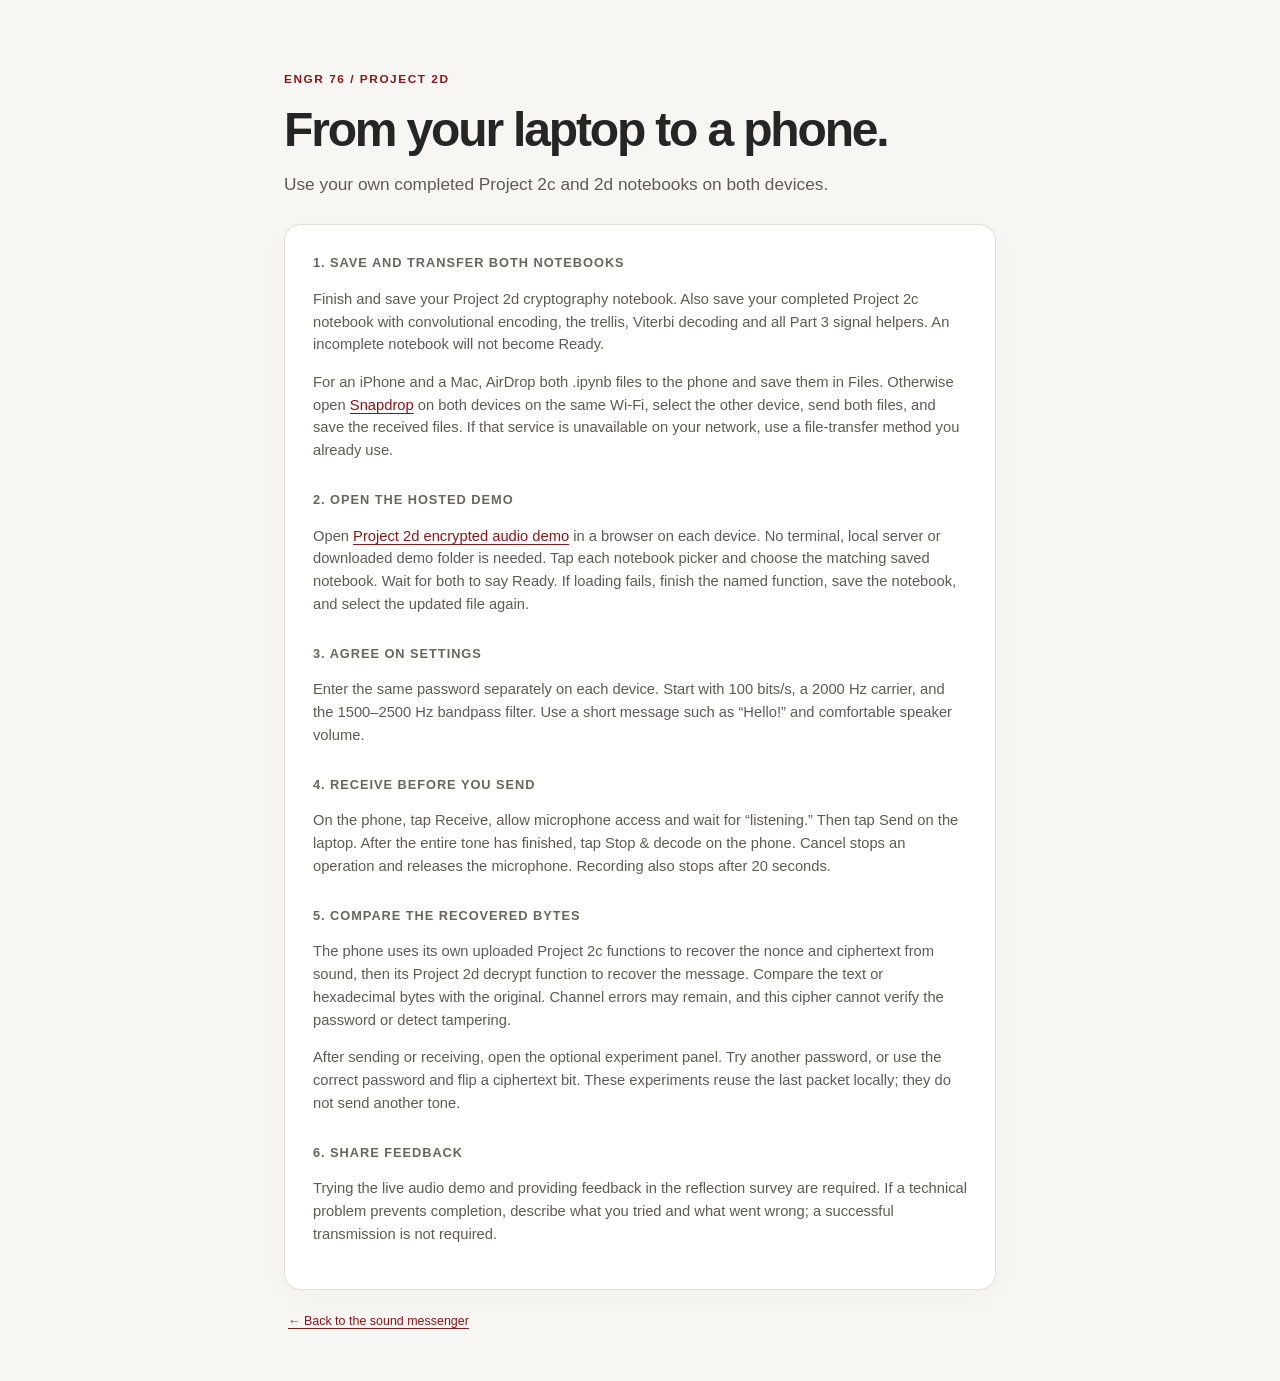
<file: project2d/guide.html>
<!doctype html>
<html lang="en">
<head><meta charset="utf-8"><meta name="viewport" content="width=device-width, initial-scale=1"><title>Project 2D · Two-device guide</title><link rel="stylesheet" href="./style.css"></head>
<body><main>
  <p class="eyebrow">ENGR 76 / Project 2D</p>
  <h1>From your laptop to a phone.</h1>
  <p class="intro">Use your own completed Project 2c and 2d notebooks on both devices.</p>
  <section class="workspace guide-page">
    <h2>1. Save and transfer both notebooks</h2>
    <p>Finish and save your Project 2d cryptography notebook. Also save your completed Project 2c notebook with convolutional encoding, the trellis, Viterbi decoding and all Part 3 signal helpers. An incomplete notebook will not become Ready.</p>
    <p>For an iPhone and a Mac, AirDrop both .ipynb files to the phone and save them in Files. Otherwise open <a href="https://snapdrop.me" target="_blank" rel="noopener noreferrer">Snapdrop</a> on both devices on the same Wi-Fi, select the other device, send both files, and save the received files. If that service is unavailable on your network, use a file-transfer method you already use.</p>
    <h2>2. Open the hosted demo</h2>
    <p>Open <a href="https://engr-76.github.io/project2d/">Project 2d encrypted audio demo</a> in a browser on each device. No terminal, local server or downloaded demo folder is needed. Tap each notebook picker and choose the matching saved notebook. Wait for both to say Ready. If loading fails, finish the named function, save the notebook, and select the updated file again.</p>
    <h2>3. Agree on settings</h2>
    <p>Enter the same password separately on each device. Start with 100 bits/s, a 2000 Hz carrier, and the 1500–2500 Hz bandpass filter. Use a short message such as “Hello!” and comfortable speaker volume.</p>
    <h2>4. Receive before you send</h2>
    <p>On the phone, tap Receive, allow microphone access and wait for “listening.” Then tap Send on the laptop. After the entire tone has finished, tap Stop &amp; decode on the phone. Cancel stops an operation and releases the microphone. Recording also stops after 20 seconds.</p>
    <h2>5. Compare the recovered bytes</h2>
    <p>The phone uses its own uploaded Project 2c functions to recover the nonce and ciphertext from sound, then its Project 2d decrypt function to recover the message. Compare the text or hexadecimal bytes with the original. Channel errors may remain, and this cipher cannot verify the password or detect tampering.</p>
    <p>After sending or receiving, open the optional experiment panel. Try another password, or use the correct password and flip a ciphertext bit. These experiments reuse the last packet locally; they do not send another tone.</p>
    <h2>6. Share feedback</h2>
    <p>Trying the live audio demo and providing feedback in the reflection survey are required. If a technical problem prevents completion, describe what you tried and what went wrong; a successful transmission is not required.</p>
  </section>
  <footer><p><a href="./index.html">← Back to the sound messenger</a></p></footer>
</main></body></html>
</file>
<file: project2a/style.css>
:root { color-scheme: light; font-family: -apple-system, BlinkMacSystemFont, "Segoe UI", sans-serif; color: #252525; background: #f7f6f3; line-height: 1.55; }
* { box-sizing: border-box; }
body { margin: 0; }
main { max-width: 760px; padding: 58px 24px 36px; margin: auto; }
.eyebrow { text-transform: uppercase; letter-spacing: .13em; font-size: .74rem; font-weight: 700; color: #8c1515; }
.eyebrow span { margin: 0 .65em; color: #958b83; }
h1 { font-size: clamp(2rem, 5.7vw, 3rem); line-height: 1.15; font-weight: 650; letter-spacing: -.045em; margin: 14px 0; }
.intro { color: #5e5b57; font-size: 1.08rem; margin: 0; }
.guide { margin: 30px 0; }
ol { padding: 0; margin: 0; list-style: none; display: grid; gap: 15px; }
li { display: flex; align-items: baseline; gap: 16px; font-size: .95rem; }
li > span { color: #8c1515; font-variant-numeric: tabular-nums; font-size: .75rem; font-weight: 700; }
small { display: block; font-size: .83rem; color: #69655e; }
.workspace { padding: 28px; background: white; border: 1px solid #e3ded6; border-radius: 16px; box-shadow: 0 8px 32px #33221106; }
label { display: block; font-weight: 650; font-size: .92rem; }
.rate-row { display: flex; align-items: center; justify-content: space-between; gap: 16px; }
select, input, textarea, button { font: inherit; }
select, input[type="number"] { background: #fbfaf8; color: inherit; border: 1px solid #c8c2b9; border-radius: 8px; padding: 9px 34px 9px 12px; min-height: 44px; }
input[type="number"] { width: 136px; padding-right: 12px; }
input[type="file"] { width: 100%; margin-top: 8px; font: inherit; font-size: .85rem; }
#notebook-hint { margin-bottom: 5px; }
#notebook-status { overflow-wrap: anywhere; }
textarea { width: 100%; resize: vertical; min-height: 132px; max-height: 400px; padding: 14px; margin-top: 8px; border: 1px solid #c8c2b9; border-radius: 9px; background: #fff; color: inherit; font-size: 1rem; }
textarea::placeholder { color: #86817b; }
.hint { font-size: .8rem; color: #69655e; margin: 7px 0 21px; }
#message-info { margin-bottom: 18px; }
.hint.invalid { color: #8c1515; }
.actions { display: flex; gap: 10px; }
button { cursor: pointer; border: 1px solid #bcb5ac; border-radius: 8px; background: #fff; color: #302d29; font-weight: 650; padding: 10px 22px; min-height: 46px; }
button:hover:enabled { background: #f2efea; }
button.primary { background: #8c1515; border-color: #8c1515; color: #fff; }
button.primary:hover:enabled { background: #6d1010; }
button.quiet { margin-left: auto; background: #f7f6f3; }
button:disabled { cursor: default; opacity: .45; }
:focus-visible { outline: 3px solid #18758c; outline-offset: 3px; }
.status-row { display: flex; gap: 9px; align-items: baseline; margin: 19px 0 0; min-height: 48px; }
.state-dot { flex-shrink: 0; width: 7px; height: 7px; border-radius: 50%; background: #77726b; }
.state-dot[data-state="receiving"], .state-dot[data-state="sending"] { background: #237c60; box-shadow: 0 0 0 4px #237c601a; }
.state-dot[data-state="error"] { background: #a02626; }
#status { font-size: .85rem; color: #5e5b57; margin: 0; flex: 1; }
button.retry { padding: 4px 10px; font-size: .8rem; min-height: 36px; }
.notice { background: #faf1e6; color: #624323; padding: 12px; border-radius: 8px; font-size: .85rem; }
.received { border-top: 1px solid #e9e5df; margin-top: 12px; padding-top: 22px; }
h2 { font-size: .8rem; text-transform: uppercase; letter-spacing: .075em; color: #69655e; margin: 0 0 12px; }
#decoded { white-space: pre-wrap; overflow-wrap: anywhere; min-height: 48px; margin: 0; font-size: 1.05rem; }
#decoded.empty { color: #827c75; font-size: .9rem; }
footer { color: #706a62; font-size: .78rem; padding: 8px 4px 0; }
footer p { margin: 14px 0; }
a { color: #8c1515; text-underline-offset: 3px; }
[hidden] { display: none !important; }
@media (max-width: 480px) {
  main { padding: 30px 16px 28px; }
  .workspace { padding: 20px 16px; }
  .rate-row { gap: 8px; }
  .rate-row label { font-size: .85rem; }
  button { padding: 10px 18px; }
  .actions { gap: 8px; }
}
</file>
<file: project2b/style.css>
:root { color-scheme: light; font-family: -apple-system, BlinkMacSystemFont, "Segoe UI", sans-serif; color: #252525; background: #f7f6f3; line-height: 1.55; }
* { box-sizing: border-box; }
body { margin: 0; }
main { max-width: 760px; padding: 58px 24px 36px; margin: auto; }
.eyebrow { text-transform: uppercase; letter-spacing: .13em; font-size: .74rem; font-weight: 700; color: #8c1515; }
.eyebrow span { margin: 0 .65em; color: #958b83; }
h1 { font-size: clamp(2rem, 5.7vw, 3rem); line-height: 1.15; font-weight: 650; letter-spacing: -.045em; margin: 14px 0; }
.intro { color: #5e5b57; font-size: 1.08rem; margin: 0; }
.guide { margin: 30px 0; }
ol { padding: 0; margin: 0; list-style: none; display: grid; gap: 15px; }
li { display: flex; align-items: baseline; gap: 16px; font-size: .95rem; }
li > span { color: #8c1515; font-variant-numeric: tabular-nums; font-size: .75rem; font-weight: 700; }
small { display: block; font-size: .83rem; color: #69655e; }
.workspace { padding: 28px; background: white; border: 1px solid #e3ded6; border-radius: 16px; box-shadow: 0 8px 32px #33221106; }
label { display: block; font-weight: 650; font-size: .92rem; }
.rate-row { display: flex; align-items: center; justify-content: space-between; gap: 16px; }
select, input, textarea, button { font: inherit; }
select, input[type="number"] { background: #fbfaf8; color: inherit; border: 1px solid #c8c2b9; border-radius: 8px; padding: 9px 34px 9px 12px; min-height: 44px; }
input[type="number"] { width: 136px; padding-right: 12px; }
input[type="file"] { width: 100%; margin-top: 8px; font: inherit; font-size: .85rem; }
#notebook-hint { margin-bottom: 5px; }
#notebook-status { overflow-wrap: anywhere; }
textarea { width: 100%; resize: vertical; min-height: 132px; max-height: 400px; padding: 14px; margin-top: 8px; border: 1px solid #c8c2b9; border-radius: 9px; background: #fff; color: inherit; font-size: 1rem; }
textarea::placeholder { color: #86817b; }
.hint { font-size: .8rem; color: #69655e; margin: 7px 0 21px; }
#message-info { margin-bottom: 18px; }
.hint.invalid { color: #8c1515; }
.actions { display: flex; gap: 10px; }
button { cursor: pointer; border: 1px solid #bcb5ac; border-radius: 8px; background: #fff; color: #302d29; font-weight: 650; padding: 10px 22px; min-height: 46px; }
button:hover:enabled { background: #f2efea; }
button.primary { background: #8c1515; border-color: #8c1515; color: #fff; }
button.primary:hover:enabled { background: #6d1010; }
button.quiet { margin-left: auto; background: #f7f6f3; }
button:disabled { cursor: default; opacity: .45; }
:focus-visible { outline: 3px solid #18758c; outline-offset: 3px; }
.status-row { display: flex; gap: 9px; align-items: baseline; margin: 19px 0 0; min-height: 48px; }
.state-dot { flex-shrink: 0; width: 7px; height: 7px; border-radius: 50%; background: #77726b; }
.state-dot[data-state="receiving"], .state-dot[data-state="sending"] { background: #237c60; box-shadow: 0 0 0 4px #237c601a; }
.state-dot[data-state="error"] { background: #a02626; }
#status { font-size: .85rem; color: #5e5b57; margin: 0; flex: 1; }
button.retry { padding: 4px 10px; font-size: .8rem; min-height: 36px; }
.notice { background: #faf1e6; color: #624323; padding: 12px; border-radius: 8px; font-size: .85rem; }
.received { border-top: 1px solid #e9e5df; margin-top: 12px; padding-top: 22px; }
h2 { font-size: .8rem; text-transform: uppercase; letter-spacing: .075em; color: #69655e; margin: 0 0 12px; }
#decoded { white-space: pre-wrap; overflow-wrap: anywhere; min-height: 48px; margin: 0; font-size: 1.05rem; }
#decoded.empty { color: #827c75; font-size: .9rem; }
footer { color: #706a62; font-size: .78rem; padding: 8px 4px 0; }
footer p { margin: 14px 0; }
a { color: #8c1515; text-underline-offset: 3px; }
[hidden] { display: none !important; }
@media (max-width: 480px) {
  main { padding: 30px 16px 28px; }
  .workspace { padding: 20px 16px; }
  .rate-row { gap: 8px; }
  .rate-row label { font-size: .85rem; }
  button { padding: 10px 18px; }
  .actions { gap: 8px; }
}

.filter-panel { padding: 16px; margin: 0 0 22px; background: #fbfaf8; border: 1px solid #e9e5df; border-radius: 9px; }
.filter-switch { display: flex; align-items: center; gap: 9px; }
.filter-switch input { width: 18px; height: 18px; accent-color: #8c1515; margin: 0; }
.filter-bounds { display: flex; align-items: end; gap: 10px; margin-top: 14px; }
.filter-bounds label { flex: 1; min-width: 0; font-size: .78rem; color: #69655e; }
.filter-bounds input { display: block; width: 100%; margin-top: 5px; }
.filter-bounds > span { padding-bottom: 10px; color: #958b83; }
.filter-panel .hint { margin-bottom: 0; }
</file>
<file: project2c/style.css>
:root { color-scheme: light; font-family: -apple-system, BlinkMacSystemFont, "Segoe UI", sans-serif; color: #252525; background: #f7f6f3; line-height: 1.55; }
* { box-sizing: border-box; }
body { margin: 0; }
main { max-width: 760px; padding: 58px 24px 36px; margin: auto; }
.eyebrow { text-transform: uppercase; letter-spacing: .13em; font-size: .74rem; font-weight: 700; color: #8c1515; }
.eyebrow span { margin: 0 .65em; color: #958b83; }
h1 { font-size: clamp(2rem, 5.7vw, 3rem); line-height: 1.15; font-weight: 650; letter-spacing: -.045em; margin: 14px 0; }
.intro { color: #5e5b57; font-size: 1.08rem; margin: 0; }
.guide { margin: 30px 0; }
ol { padding: 0; margin: 0; list-style: none; display: grid; gap: 15px; }
li { display: flex; align-items: baseline; gap: 16px; font-size: .95rem; }
li > span { color: #8c1515; font-variant-numeric: tabular-nums; font-size: .75rem; font-weight: 700; }
small { display: block; font-size: .83rem; color: #69655e; }
.workspace { padding: 28px; background: white; border: 1px solid #e3ded6; border-radius: 16px; box-shadow: 0 8px 32px #33221106; }
label { display: block; font-weight: 650; font-size: .92rem; }
.rate-row { display: flex; align-items: center; justify-content: space-between; gap: 16px; }
select, input, textarea, button { font: inherit; }
select, input[type="number"] { background: #fbfaf8; color: inherit; border: 1px solid #c8c2b9; border-radius: 8px; padding: 9px 34px 9px 12px; min-height: 44px; }
input[type="number"] { width: 136px; padding-right: 12px; }
input[type="file"] { width: 100%; margin-top: 8px; font: inherit; font-size: .85rem; }
#notebook-hint { margin-bottom: 5px; }
#notebook-status { overflow-wrap: anywhere; }
textarea { width: 100%; resize: vertical; min-height: 132px; max-height: 400px; padding: 14px; margin-top: 8px; border: 1px solid #c8c2b9; border-radius: 9px; background: #fff; color: inherit; font-size: 1rem; }
textarea::placeholder { color: #86817b; }
.hint { font-size: .8rem; color: #69655e; margin: 7px 0 21px; }
#message-info { margin-bottom: 18px; }
.hint.invalid { color: #8c1515; }
.actions { display: flex; gap: 10px; }
button { cursor: pointer; border: 1px solid #bcb5ac; border-radius: 8px; background: #fff; color: #302d29; font-weight: 650; padding: 10px 22px; min-height: 46px; }
button:hover:enabled { background: #f2efea; }
button.primary { background: #8c1515; border-color: #8c1515; color: #fff; }
button.primary:hover:enabled { background: #6d1010; }
button.quiet { margin-left: auto; background: #f7f6f3; }
button:disabled { cursor: default; opacity: .45; }
:focus-visible { outline: 3px solid #18758c; outline-offset: 3px; }
.status-row { display: flex; gap: 9px; align-items: baseline; margin: 19px 0 0; min-height: 48px; }
.state-dot { flex-shrink: 0; width: 7px; height: 7px; border-radius: 50%; background: #77726b; }
.state-dot[data-state="receiving"], .state-dot[data-state="sending"] { background: #237c60; box-shadow: 0 0 0 4px #237c601a; }
.state-dot[data-state="error"] { background: #a02626; }
#status { font-size: .85rem; color: #5e5b57; margin: 0; flex: 1; }
button.retry { padding: 4px 10px; font-size: .8rem; min-height: 36px; }
.notice { background: #faf1e6; color: #624323; padding: 12px; border-radius: 8px; font-size: .85rem; }
.received { border-top: 1px solid #e9e5df; margin-top: 12px; padding-top: 22px; }
h2 { font-size: .8rem; text-transform: uppercase; letter-spacing: .075em; color: #69655e; margin: 0 0 12px; }
#decoded { white-space: pre-wrap; overflow-wrap: anywhere; min-height: 48px; margin: 0; font-size: 1.05rem; }
#decoded.empty { color: #827c75; font-size: .9rem; }
footer { color: #706a62; font-size: .78rem; padding: 8px 4px 0; }
footer p { margin: 14px 0; }
a { color: #8c1515; text-underline-offset: 3px; }
[hidden] { display: none !important; }
@media (max-width: 480px) {
  main { padding: 30px 16px 28px; }
  .workspace { padding: 20px 16px; }
  .rate-row { gap: 8px; }
  .rate-row label { font-size: .85rem; }
  button { padding: 10px 18px; }
  .actions { gap: 8px; }
}

.filter-panel { padding: 16px; margin: 0 0 22px; background: #fbfaf8; border: 1px solid #e9e5df; border-radius: 9px; }
.filter-switch { display: flex; align-items: center; gap: 9px; }
.filter-switch input { width: 18px; height: 18px; accent-color: #8c1515; margin: 0; }
.filter-bounds { display: flex; align-items: end; gap: 10px; margin-top: 14px; }
.filter-bounds label { flex: 1; min-width: 0; font-size: .78rem; color: #69655e; }
.filter-bounds input { display: block; width: 100%; margin-top: 5px; }
.filter-bounds > span { padding-bottom: 10px; color: #958b83; }
.filter-panel .hint { margin-bottom: 0; }
</file>
<file: project2d/style.css>
:root { color-scheme: light; font-family: -apple-system, BlinkMacSystemFont, "Segoe UI", sans-serif; color: #252525; background: #f7f6f3; line-height: 1.55; }
* { box-sizing: border-box; }
body { margin: 0; }
main { max-width: 760px; padding: 58px 24px 36px; margin: auto; }
.eyebrow { text-transform: uppercase; letter-spacing: .13em; font-size: .74rem; font-weight: 700; color: #8c1515; }
.eyebrow span { margin: 0 .65em; color: #958b83; }
h1 { font-size: clamp(2rem, 5.7vw, 3rem); line-height: 1.15; font-weight: 650; letter-spacing: -.045em; margin: 14px 0; }
.intro { color: #5e5b57; font-size: 1.08rem; margin: 0; }
.guide { margin: 30px 0; }
ol { padding: 0; margin: 0; list-style: none; display: grid; gap: 15px; }
li { display: flex; align-items: baseline; gap: 16px; font-size: .95rem; }
li > span { color: #8c1515; font-variant-numeric: tabular-nums; font-size: .75rem; font-weight: 700; }
small { display: block; font-size: .83rem; color: #69655e; }
.workspace { padding: 28px; background: white; border: 1px solid #e3ded6; border-radius: 16px; box-shadow: 0 8px 32px #33221106; }
label { display: block; font-weight: 650; font-size: .92rem; }
.rate-row { display: flex; align-items: center; justify-content: space-between; gap: 16px; }
select, input, textarea, button { font: inherit; }
select, input[type="number"] { background: #fbfaf8; color: inherit; border: 1px solid #c8c2b9; border-radius: 8px; padding: 9px 34px 9px 12px; min-height: 44px; }
input[type="number"] { width: 136px; padding-right: 12px; }
input[type="file"] { width: 100%; margin-top: 8px; font: inherit; font-size: .85rem; }
#notebook-hint { margin-bottom: 5px; }
#notebook-status { overflow-wrap: anywhere; }
textarea { width: 100%; resize: vertical; min-height: 132px; max-height: 400px; padding: 14px; margin-top: 8px; border: 1px solid #c8c2b9; border-radius: 9px; background: #fff; color: inherit; font-size: 1rem; }
textarea::placeholder { color: #86817b; }
.hint { font-size: .8rem; color: #69655e; margin: 7px 0 21px; }
#message-info { margin-bottom: 18px; }
.hint.invalid { color: #8c1515; }
.actions { display: flex; gap: 10px; }
button { cursor: pointer; border: 1px solid #bcb5ac; border-radius: 8px; background: #fff; color: #302d29; font-weight: 650; padding: 10px 22px; min-height: 46px; }
button:hover:enabled { background: #f2efea; }
button.primary { background: #8c1515; border-color: #8c1515; color: #fff; }
button.primary:hover:enabled { background: #6d1010; }
button.quiet { margin-left: auto; background: #f7f6f3; }
button:disabled { cursor: default; opacity: .45; }
:focus-visible { outline: 3px solid #18758c; outline-offset: 3px; }
.status-row { display: flex; gap: 9px; align-items: baseline; margin: 19px 0 0; min-height: 48px; }
.state-dot { flex-shrink: 0; width: 7px; height: 7px; border-radius: 50%; background: #77726b; }
.state-dot[data-state="receiving"], .state-dot[data-state="sending"] { background: #237c60; box-shadow: 0 0 0 4px #237c601a; }
.state-dot[data-state="error"] { background: #a02626; }
#status { font-size: .85rem; color: #5e5b57; margin: 0; flex: 1; }
button.retry { padding: 4px 10px; font-size: .8rem; min-height: 36px; }
.notice { background: #faf1e6; color: #624323; padding: 12px; border-radius: 8px; font-size: .85rem; }
.received { border-top: 1px solid #e9e5df; margin-top: 12px; padding-top: 22px; }
h2 { font-size: .8rem; text-transform: uppercase; letter-spacing: .075em; color: #69655e; margin: 0 0 12px; }
#decoded { white-space: pre-wrap; overflow-wrap: anywhere; min-height: 48px; margin: 0; font-size: 1.05rem; }
#decoded.empty { color: #827c75; font-size: .9rem; }
footer { color: #706a62; font-size: .78rem; padding: 8px 4px 0; }
footer p { margin: 14px 0; }
a { color: #8c1515; text-underline-offset: 3px; }
[hidden] { display: none !important; }
@media (max-width: 480px) {
  main { padding: 30px 16px 28px; }
  .workspace { padding: 20px 16px; }
  .rate-row { gap: 8px; }
  .rate-row label { font-size: .85rem; }
  button { padding: 10px 18px; }
  .actions { gap: 8px; }
}

.filter-panel { padding: 16px; margin: 0 0 22px; background: #fbfaf8; border: 1px solid #e9e5df; border-radius: 9px; }
.filter-switch { display: flex; align-items: center; gap: 9px; }
.filter-switch input { width: 18px; height: 18px; accent-color: #8c1515; margin: 0; }
.filter-bounds { display: flex; align-items: end; gap: 10px; margin-top: 14px; }
.filter-bounds label { flex: 1; min-width: 0; font-size: .78rem; color: #69655e; }
.filter-bounds input { display: block; width: 100%; margin-top: 5px; }
.filter-bounds > span { padding-bottom: 10px; color: #958b83; }
.filter-panel .hint { margin-bottom: 0; }

.notebooks { border-bottom: 1px solid #e9e5df; margin-bottom: 22px; }
.notebooks input + .hint { margin-bottom: 5px; }
.notebook-status { overflow-wrap: anywhere; }
input[type="password"] { display: block; width: 100%; padding: 11px 12px; margin-top: 8px; border: 1px solid #c8c2b9; border-radius: 8px; background: white; color: inherit; min-height: 46px; }
details > summary { cursor: pointer; font-size: .87rem; font-weight: 650; color: #5e5b57; }
.settings { margin: 0 0 22px; }
.settings[open] > summary, .experiments[open] > summary { margin-bottom: 18px; }
.settings .filter-panel { margin-bottom: 0; }
.actions { flex-wrap: wrap; }
.actions button { padding-inline: 17px; }
#recovered-text, .recovered { white-space: pre-wrap; overflow-wrap: anywhere; margin: 0; font-size: 1.05rem; }
#recovered-text.empty { color: #827c75; font-size: .9rem; }
#recovered-info { margin-bottom: 10px; }
pre { white-space: pre-wrap; overflow-wrap: anywhere; padding: 12px; background: #f7f6f3; border-radius: 8px; font-size: .8rem; }
.bytes { margin-top: 10px; }
.experiments { margin: 22px 0; padding: 22px 28px; border: 1px solid #e3ded6; border-radius: 12px; background: #fff; }
.experiments > summary { color: #8c1515; }
.bit-controls { display: flex; flex-wrap: wrap; gap: 12px; align-items: end; margin: 22px 0; }
.bit-controls label { flex: 1; min-width: 145px; font-size: .8rem; }
.bit-controls input { display: block; margin-top: 6px; width: 100%; }
.bit-controls button { width: 100%; }
.guide-page { margin-top: 26px; }
.guide-page h2 { margin-top: 28px; }
.guide-page h2:first-child { margin-top: 0; }
.guide-page p { font-size: .92rem; color: #5e5b57; }
@media (max-width: 480px) {
  .experiments { padding: 18px 16px; }
  .actions button { flex: 1; padding-inline: 9px; font-size: .9rem; }
  button.quiet { margin-left: 0; }
}
</file>
